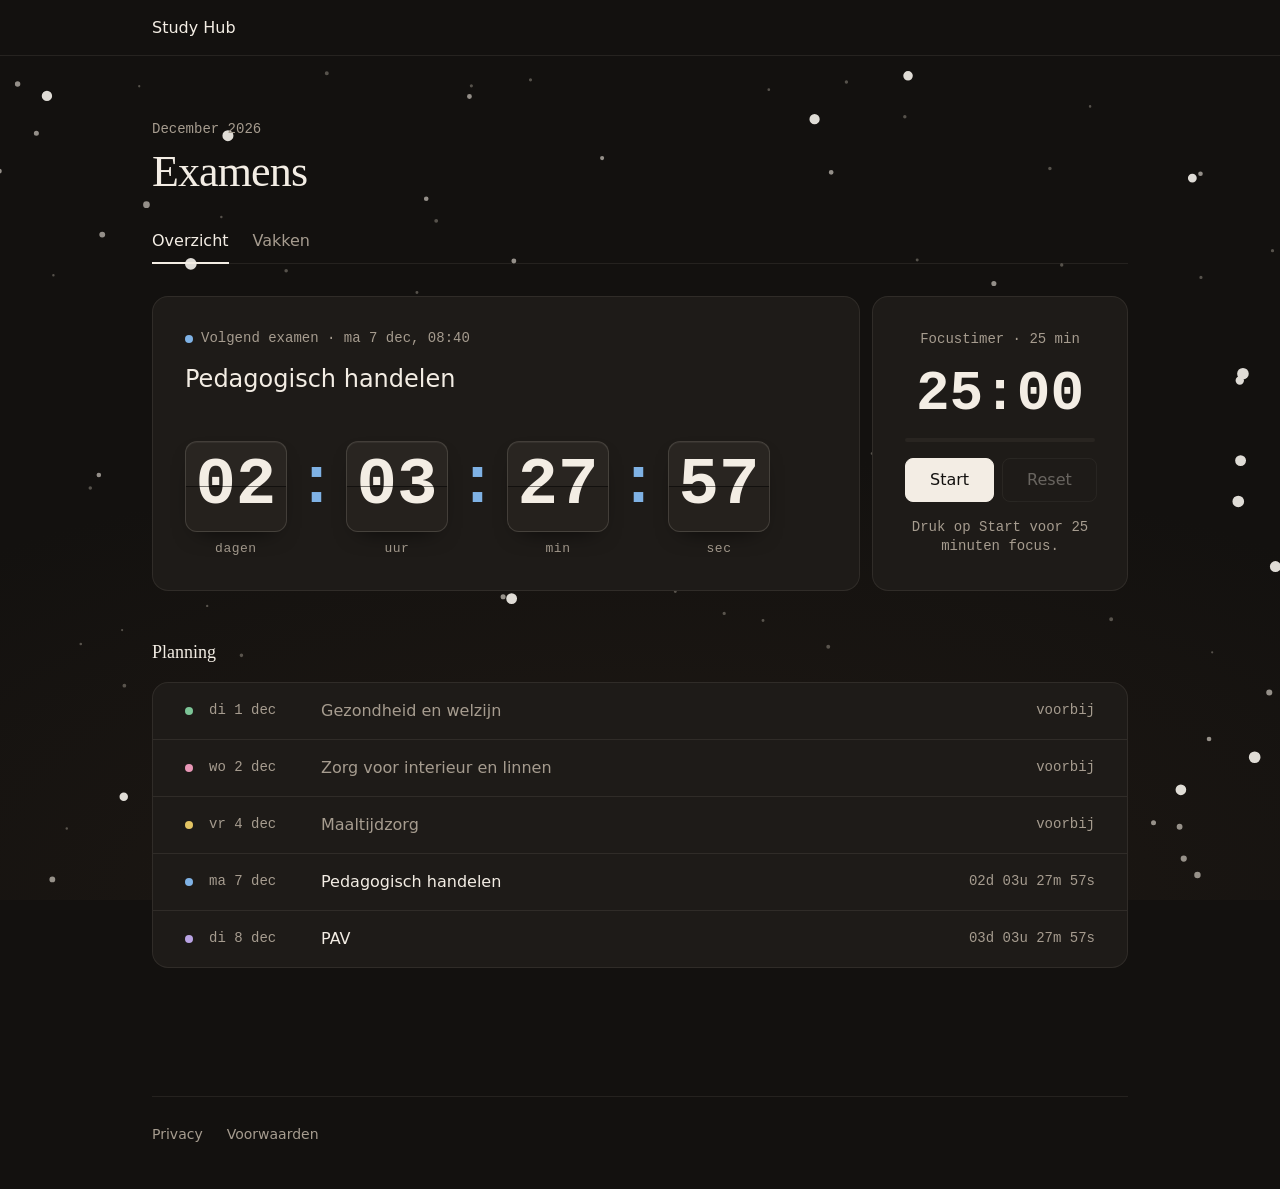
<file: index.html>
<!doctype html>
<html lang="nl">
<head>
<meta charset="utf-8">
<meta name="viewport" content="width=device-width, initial-scale=1">
<title>Study Hub</title>
<meta name="description" content="Examenplanning en flashcards voor de examens van december">
<link rel="icon" href="data:,">
<link rel="stylesheet" href="style.css">
</head>
<body>
<canvas id="snow" aria-hidden="true"></canvas>
<header class="bar"><span class="brand">Study Hub</span></header>
<main>
  <header>
    <p class="meta">December 2026</p>
    <h1>Examens</h1>
  </header>

  <div class="tabs" role="tablist" aria-label="Weergave">
    <button role="tab" id="tab-overzicht" aria-selected="true" aria-controls="overzicht">Overzicht</button>
    <button role="tab" id="tab-vakken" aria-selected="false" aria-controls="vakken" tabindex="-1">Vakken</button>
  </div>

  <div role="tabpanel" id="overzicht" aria-labelledby="tab-overzicht">
    <div class="top">
      <section class="next green" id="next" aria-labelledby="next-name">
        <p class="meta"><span class="dot"></span><span>Volgend examen · <span id="next-date">di 1 dec, 08:40</span></span></p>
        <a class="next-name" id="next-name" href="gezondheid.html">Gezondheid en welzijn</a>
        <div class="count" role="timer">
          <div><span class="n">00</span><small>dagen</small></div>
          <span class="sep" aria-hidden="true">:</span>
          <div><span class="n">00</span><small>uur</small></div>
          <span class="sep" aria-hidden="true">:</span>
          <div><span class="n">00</span><small>min</small></div>
          <span class="sep" aria-hidden="true">:</span>
          <div><span class="n">00</span><small>sec</small></div>
        </div>
      </section>
      <section class="timer" aria-labelledby="timer">
        <p class="meta" id="timer">Focustimer · 25 min</p>
        <p class="clock" id="clock" role="timer" aria-label="Resterende tijd">25:00</p>
        <div class="timer-track" aria-hidden="true"><span id="timer-fill"></span></div>
        <div class="timer-btns">
          <button class="btn primary" id="timer-toggle" type="button">Start</button>
          <button class="btn ghost" id="timer-reset" type="button" disabled>Reset</button>
        </div>
        <p class="meta timer-status" id="timer-status" aria-live="polite">Druk op Start voor 25 minuten focus.</p>
      </section>
    </div>

    <section aria-labelledby="planning">
      <h2 id="planning">Planning</h2>
      <ol class="exams">
        <li class="green" data-date="2026-12-01T08:40+01:00"><a href="gezondheid.html"><span class="dot"></span><time class="meta" datetime="2026-12-01T08:40+01:00">di 1 dec</time><span class="name">Gezondheid en welzijn</span><span class="meta left" aria-hidden="true"></span></a></li>
        <li class="pink" data-date="2026-12-02T08:40+01:00"><a href="interieur.html"><span class="dot"></span><time class="meta" datetime="2026-12-02T08:40+01:00">wo 2 dec</time><span class="name">Zorg voor interieur en linnen</span><span class="meta left" aria-hidden="true"></span></a></li>
        <li class="yellow" data-date="2026-12-04T08:40+01:00"><a href="maaltijdzorg.html"><span class="dot"></span><time class="meta" datetime="2026-12-04T08:40+01:00">vr 4 dec</time><span class="name">Maaltijdzorg</span><span class="meta left" aria-hidden="true"></span></a></li>
        <li class="blue" data-date="2026-12-07T08:40+01:00"><a href="pedagogisch.html"><span class="dot"></span><time class="meta" datetime="2026-12-07T08:40+01:00">ma 7 dec</time><span class="name">Pedagogisch handelen</span><span class="meta left" aria-hidden="true"></span></a></li>
        <li class="purple" data-date="2026-12-08T08:40+01:00"><a href="pav.html"><span class="dot"></span><time class="meta" datetime="2026-12-08T08:40+01:00">di 8 dec</time><span class="name">PAV</span><span class="meta left" aria-hidden="true"></span></a></li>
      </ol>
    </section>
  </div>

  <div role="tabpanel" id="vakken" aria-labelledby="tab-vakken" hidden>
    <ul class="subjects">
      <li class="green"><a href="gezondheid.html"><span class="dot"></span><span>Gezondheid en welzijn</span><span class="meta">31 kaarten</span></a></li>
      <li class="pink"><a href="interieur.html"><span class="dot"></span><span>Zorg voor interieur en linnen</span><span class="meta">17 kaarten</span></a></li>
      <li class="yellow"><a href="maaltijdzorg.html"><span class="dot"></span><span>Maaltijdzorg</span><span class="meta">18 kaarten</span></a></li>
      <li class="blue"><a href="pedagogisch.html"><span class="dot"></span><span>Pedagogisch handelen</span><span class="meta">17 kaarten</span></a></li>
      <li class="cyan"><a href="wiskunde-wetenschappen.html"><span class="dot"></span><span>Wiskunde & Wetenschappen</span><span class="meta">20 kaarten</span></a></li>
      <li class="orange"><a href="nederlands.html"><span class="dot"></span><span>Nederlands</span><span class="meta">23 kaarten</span></a></li>
      <li class="purple"><a href="pav.html"><span class="dot"></span><span>PAV</span><span class="meta">23 kaarten</span></a></li>
    </ul>
  </div>
</main>
<footer class="foot"><a href="privacy.html">Privacy</a><a href="terms.html">Voorwaarden</a></footer>
<script>
const $ = s => document.querySelector(s);

const calm = matchMedia('(prefers-reduced-motion: reduce)');
const tabs = [...document.querySelectorAll('[role="tab"]')];
const panels = tabs.map(t => document.getElementById(t.getAttribute('aria-controls')));
let swap;
// old panel fades out, then the new one fades in (the fade-in lives in style.css)
const select = tab => {
  const panel = panels[tabs.indexOf(tab)];
  tabs.forEach(t => {
    const on = t === tab;
    t.setAttribute('aria-selected', on);
    t.tabIndex = on ? 0 : -1;
  });
  // fast double taps: cancel a fade that is still running
  clearTimeout(swap);
  panels.forEach(p => p.classList.remove('leaving'));
  const current = panels.find(p => !p.hidden && p !== panel);
  if (!current) return;
  const show = () => {
    current.hidden = true;
    current.classList.remove('leaving');
    panel.hidden = false;
  };
  if (calm.matches) return show();
  current.classList.add('leaving');
  swap = setTimeout(show, 160);
};
tabs.forEach((t, k) => {
  t.addEventListener('click', () => select(t));
  t.addEventListener('keydown', e => {
    const step = { ArrowRight: 1, ArrowLeft: -1 }[e.key];
    if (!step) return;
    const to = tabs[(k + step + tabs.length) % tabs.length];
    select(to);
    to.focus();
  });
});

const pad = n => String(n).padStart(2, '0');
const split = ms => {
  const s = Math.floor(ms / 1000);
  return [Math.floor(s / 86400), Math.floor(s / 3600) % 24, Math.floor(s / 60) % 60, s % 60].map(pad);
};
const exams = [...document.querySelectorAll('.exams li')].map(li => ({ li, at: new Date(li.dataset.date).getTime(), left: li.querySelector('.left') }));
const next = $("#next"), nextName = $('#next-name'), digits = [...next.querySelectorAll('.n')];
let shown, countdown;
const tick = () => {
  const now = Date.now();
  const upcoming = exams.find(e => e.at > now);
  for (const e of exams) {
    const ms = e.at - now;
    const [d, h, m, s] = split(ms);
    e.li.classList.toggle('past', ms <= 0);
    e.left.textContent = ms > 0 ? `${d}d ${h}u ${m}m ${s}s` : 'voorbij';
  }
  next.hidden = !upcoming;
  if (!upcoming) return clearInterval(countdown);
  if (upcoming !== shown) {
    shown = upcoming;
    next.className = `next ${upcoming.li.classList[0]}`;
    nextName.textContent = upcoming.li.querySelector('.name').textContent;
    nextName.href = upcoming.li.querySelector('a').href;
    $('#next-date').textContent = `${upcoming.li.querySelector('time').textContent}, ${upcoming.li.dataset.date.slice(11, 16)}`;
  }
  split(upcoming.at - now).forEach((v, k) => { digits[k].textContent = v; });
};
tick();
countdown = setInterval(tick, 250);

if (!calm.matches) {
  const canvas = $('#snow'), ctx = canvas.getContext('2d');
  let w, h, last;
  const size = () => {
    const r = Math.min(devicePixelRatio, 2);
    w = innerWidth;
    h = innerHeight;
    canvas.width = w * r;
    canvas.height = h * r;
    ctx.setTransform(r, 0, 0, r, 0, 0);
  };
  size();
  addEventListener('resize', size);
  const rand = (a, b) => a + Math.random() * (b - a);
  // far to near: size, speed, sway and opacity grow together, which sells the depth
  const layers = [
    { n: 70, r: [1, 2], v: [.6, 1.1], a: .35, c: '#d4cbbe' },
    { n: 45, r: [2, 3.5], v: [1.2, 2], a: .6, c: '#ece5da' },
    { n: 20, r: [4, 6], v: [2.2, 3.2], a: .9, c: '#f7f3ed' }
  ].map(l => ({
    ...l,
    flakes: Array.from({ length: Math.round(l.n * (w < 768 ? .55 : 1)) }, () => ({
      x: rand(0, w), y: rand(0, h), r: rand(...l.r), vy: rand(...l.v), vx: rand(-.3, .3),
      p: rand(0, 6.28), s: rand(.01, .03), sway: rand(1, 2) * l.r[1]
    }))
  }));
  const fall = t => {
    // speed in px per 60Hz frame, so 120Hz screens don't snow twice as fast
    const dt = last ? Math.min((t - last) / 16.7, 3) : 1;
    last = t;
    ctx.clearRect(0, 0, w, h);
    for (const l of layers) {
      ctx.globalAlpha = l.a;
      ctx.fillStyle = l.c;
      ctx.beginPath();
      for (const f of l.flakes) {
        f.y += f.vy * dt;
        f.x += f.vx * dt;
        f.p += f.s * dt;
        if (f.y > h + 8) {
          f.y = -8;
          f.x = rand(0, w);
        }
        if (f.x < -12) f.x = w + 12;
        else if (f.x > w + 12) f.x = -12;
        const x = f.x + Math.sin(f.p) * f.sway;
        ctx.moveTo(x + f.r, f.y);
        ctx.arc(x, f.y, f.r, 0, 6.283);
      }
      ctx.fill();
    }
    requestAnimationFrame(fall);
  };
  requestAnimationFrame(fall);
}
</script>
<script src="timer.js"></script>
</body>
</html>
</file>
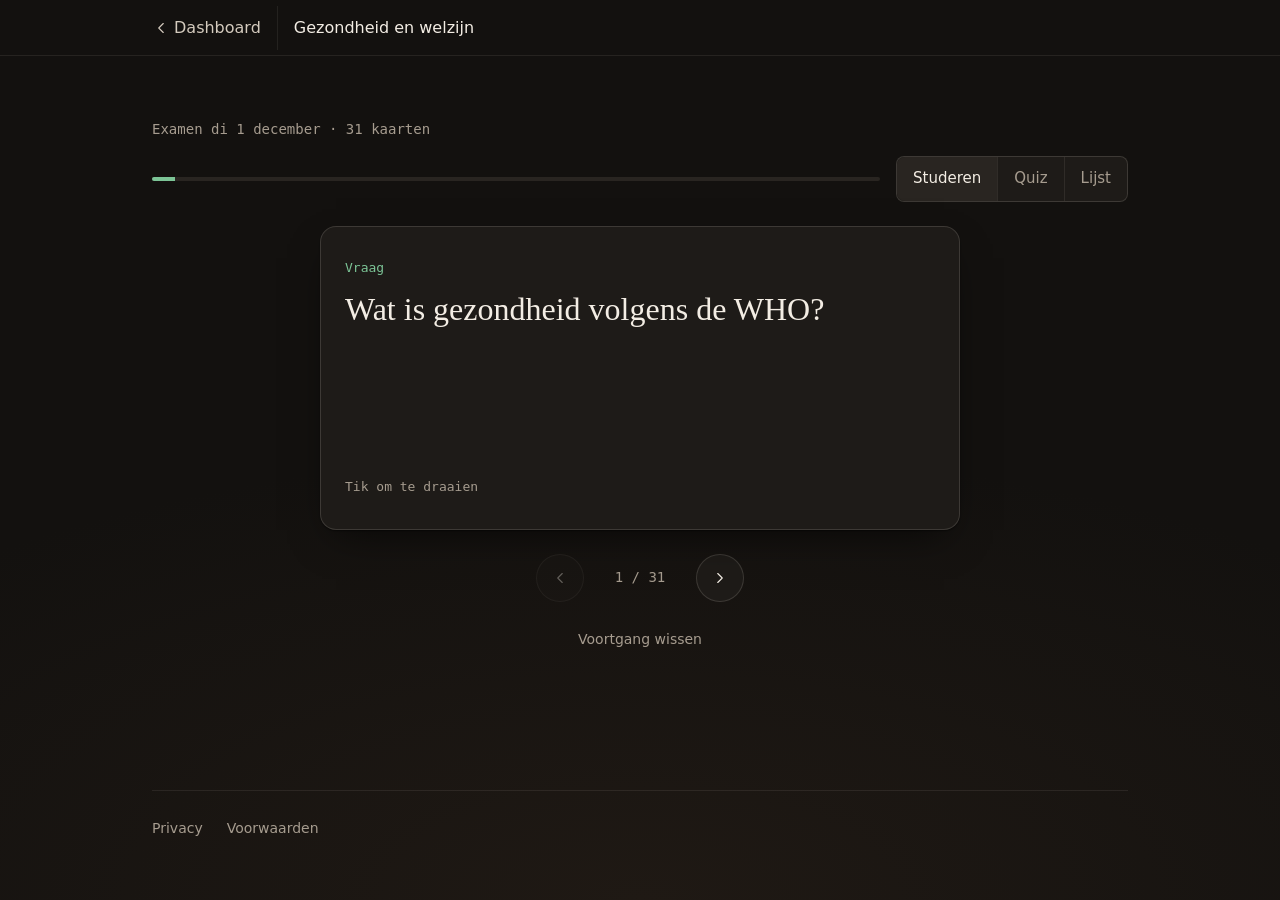
<file: gezondheid.html>
<!doctype html>
<html lang="nl">
<head>
<meta charset="utf-8">
<meta name="viewport" content="width=device-width, initial-scale=1">
<title>Gezondheid en welzijn · Study Hub</title>
<meta name="description" content="Flashcards Gezondheid en welzijn">
<link rel="icon" href="data:,">
<link rel="stylesheet" href="style.css">
</head>
<body class="green">
<header class="bar">
  <a class="back" href="index.html"><svg viewBox="0 0 24 24" aria-hidden="true"><path d="m15 18-6-6 6-6"/></svg>Dashboard</a>
  <h1>Gezondheid en welzijn</h1>
</header>
<main>
  <p class="meta">Examen di 1 december · 31 kaarten</p>
  <div class="tools">
    <progress id="bar" aria-label="Voortgang"></progress>
    <fieldset class="modes" aria-label="Modus">
      <label><input type="radio" name="mode" value="study" checked>Studeren</label>
      <label><input type="radio" name="mode" value="quiz">Quiz</label>
      <label><input type="radio" name="mode" value="list">Lijst</label>
    </fieldset>
  </div>
  <ol class="deck">
    <li><button class="card" aria-pressed="false"><span class="q">Wat is gezondheid volgens de WHO?</span><span class="a">Een toestand van volledig lichamelijk, geestelijk en sociaal welbevinden, niet alleen de afwezigheid van ziekte of gebrek.</span></button></li>
    <li><button class="card" aria-pressed="false"><span class="q">Wat is het verschil tussen gezond en ziek zijn?</span><span class="a">Het is geen aan/uit-knop maar een glijdende schaal. Ziek zijn is een verstoring van het lichamelijk, psychisch of sociaal evenwicht. Je kan je gezond voelen met een chronische ziekte.</span></button></li>
    <li><button class="card" aria-pressed="false"><span class="q">Welke factoren bepalen je gezondheid?</span><span class="a">Erfelijkheid, levensstijl (voeding, beweging, slaap, roken), omgeving (fysiek en sociaal) en toegang tot gezondheidszorg.</span></button></li>
    <li><button class="card" aria-pressed="false"><span class="q">Wat is een duurzame levensstijl?</span><span class="a">Leven op een manier die goed is voor je eigen gezondheid en tegelijk de aarde en toekomstige generaties niet schaadt.</span></button></li>
    <li><button class="card" aria-pressed="false"><span class="q">Geef vijf voorbeelden van duurzame keuzes</span><span class="a">Fietsen of wandelen, kraantjeswater drinken, seizoens- en streekproducten kopen, minder vlees eten, restjes verwerken, afval sorteren.</span></button></li>
    <li><button class="card" aria-pressed="false"><span class="q">Wat zijn de 6 algemene principes van eerste hulp?</span><span class="a">1. Denk aan je eigen veiligheid<br>2. Blijf kalm<br>3. Stel het slachtoffer gerust<br>4. Laat het slachtoffer niet alleen<br>5. Verplaats het slachtoffer niet onnodig<br>6. Ken je grenzen en vraag tijdig hulp</span></button></li>
    <li><button class="card" aria-pressed="false"><span class="q">Wat zijn de 4 stappen van eerste hulp?</span><span class="a">1. Zorg voor veiligheid<br>2. Beoordeel de toestand van het slachtoffer<br>3. Verwittig de hulpdiensten (112)<br>4. Verleen verdere eerste hulp</span></button></li>
    <li><button class="card" aria-pressed="false"><span class="q">Hoe verzorg je een kleine snijwonde?</span><span class="a">Handen wassen of handschoenen aan, de wonde spoelen met lauw stromend water, ontsmetten met een kleurloos ontsmettingsmiddel, afdekken met een pleister of steriel kompres.</span></button></li>
    <li><button class="card" aria-pressed="false"><span class="q">Wanneer moet een wonde naar de dokter?</span><span class="a">Als ze diep of gapend is, blijft bloeden, vuil bevat dat niet weggaat, een bijtwonde is, in het gezicht zit of als de tetanusvaccinatie niet in orde is.</span></button></li>
    <li><button class="card" aria-pressed="false"><span class="q">Wat doe je bij een sterk bloedende wonde?</span><span class="a">Laat het slachtoffer liggen, druk met een steriel kompres rechtstreeks op de wonde, leg een drukverband aan en bel 112.</span></button></li>
    <li><button class="card" aria-pressed="false"><span class="q">Wat is de eerste hulp bij een brandwonde?</span><span class="a">Minstens 10 minuten koelen met lauw stromend water. Kleding en juwelen verwijderen tenzij ze vastkleven. Steriel afdekken. Geen zalf, boter of ijs.</span></button></li>
    <li><button class="card" aria-pressed="false"><span class="q">Hoe herken je de drie graden van brandwonden?</span><span class="a">1e graad: rood en pijnlijk (zoals zonnebrand)<br>2e graad: blaren<br>3e graad: wit of zwart, gevoelloos</span></button></li>
    <li><button class="card" aria-pressed="false"><span class="q">Wanneer moet een brandwonde naar de dokter?</span><span class="a">Bij 2e of 3e graad groter dan een handpalm, brandwonden in het gezicht, aan handen, voeten of geslachtsdelen, en altijd bij jonge kinderen.</span></button></li>
    <li><button class="card" aria-pressed="false"><span class="q">Welke weg legt voedsel af in het lichaam?</span><span class="a">Mond → keelholte → slokdarm → maag → dunne darm → dikke darm → endeldarm → anus.</span></button></li>
    <li><button class="card" aria-pressed="false"><span class="q">Wat gebeurt er in de mond en de maag?</span><span class="a">Mond: kauwen en speeksel, de vertering van zetmeel start. Maag: maagsap met zoutzuur doodt bacteriën en start de eiwitvertering, het voedsel wordt een brij.</span></button></li>
    <li><button class="card" aria-pressed="false"><span class="q">Wat gebeurt er in de dunne en de dikke darm?</span><span class="a">Dunne darm: verdere vertering met gal en alvleessap, voedingsstoffen gaan via de darmvlokken naar het bloed. Dikke darm: water en zouten worden opgenomen, de resten worden ontlasting.</span></button></li>
    <li><button class="card" aria-pressed="false"><span class="q">Wat is de energiebalans?</span><span class="a">Het evenwicht tussen energie-inname (voeding) en energieverbruik (basisstofwisseling en beweging). Meer inname dan verbruik geeft gewichtstoename, minder geeft gewichtsverlies.</span></button></li>
    <li><button class="card" aria-pressed="false"><span class="q">In welke eenheid druk je energie uit?</span><span class="a">In kilocalorieën (kcal) of kilojoule (kJ). 1 kcal ≈ 4,2 kJ.</span></button></li>
    <li><button class="card" aria-pressed="false"><span class="q">Wat is de definitie van gezondheid?</span><span class="a">Een evenwichtige toestand van lichamelijk, geestelijk, sociaal en spiritueel welzijn.</span></button></li>
    <li><button class="card" aria-pressed="false"><span class="q">Wat zijn de 4 dimensies van gezondheid?</span><span class="a">Lichamelijk, Geestelijk, Sociaal en Spiritueel.</span></button></li>
    <li><button class="card" aria-pressed="false"><span class="q">Wat is ziekte volgens de definitie uit 1984?</span><span class="a">Een toestand die het evenwicht op één (of meerdere) dimensies doorbreekt.</span></button></li>
    <li><button class="card" aria-pressed="false"><span class="q">Wat is Welzijn?</span><span class="a">Materiële en immateriële tevredenheid. (Inkomen, bezittingen, vriendschap, liefde).</span></button></li>
    <li><button class="card" aria-pressed="false"><span class="q">Wat is Welbevinden?</span><span class="a">Een algemeen gevoel van tevredenheid over de toestand waarin je verkeert. (Je voelt je goed/tevreden).</span></button></li>
    <li><button class="card" aria-pressed="false"><span class="q">Wat is Welvaart?</span><span class="a">Naar de mate waarin mensen middelen ter beschikking hebben om in hun welzijn te voorzien (vooral materieel).</span></button></li>
    <li><button class="card" aria-pressed="false"><span class="q">Wat zijn Gezondheidsdeterminanten (Model van Lalonde)?</span><span class="a">Factoren die de gezondheid beïnvloeden: Biologische factoren, Gezondheidsvoorzieningen, Levensstijl, en Omgeving.</span></button></li>
    <li><button class="card" aria-pressed="false"><span class="q">Wat is het verschil tussen curatieve en preventieve zorg (bij Gezondheidsvoorzieningen)?</span><span class="a">Curatief is gericht op herstel van de ziekte; Preventief is gericht op het voorkomen van ziekten.</span></button></li>
    <li><button class="card" aria-pressed="false"><span class="q">Wat zijn de 3 niveaus van preventie?</span><span class="a">1. Primaire preventie (voorkomen), 2. Secundaire preventie (vroegtijdige opsporing), 3. Tertiaire preventie (beperken van gevolgen/complicaties).</span></button></li>
    <li><button class="card" aria-pressed="false"><span class="q">Wat zijn de 3 onderdelen van het Gedragswiel?</span><span class="a">Competenties (kennis/vaardigheden), Driftveren (motivatie/willen), Context (omgeving).</span></button></li>
    <li><button class="card" aria-pressed="false"><span class="q">Wat zijn de 6 basisprincipes van EHBO?</span><span class="a">1. Handel als eerstehulpverlener, 2. Blijf rustig, 3. Verleen psychosociale hulp, 4. Vermijd besmetting, 5. Zorg voor comfort, 6. Houd rekening met emotionele reacties.</span></button></li>
    <li><button class="card" aria-pressed="false"><span class="q">Hoe vermijd je besmetting bij EHBO?</span><span class="a">Door handschoenen te dragen, je handen te wassen, en voorzichtig te zijn met bloed en lichaamsvochten.</span></button></li>
    <li><button class="card" aria-pressed="false"><span class="q">Wat is een duurzame levensstijl?</span><span class="a">Zuinig omspringen met energie en grondstoffen, minder afval produceren, en milieuvriendelijk afvalbeheer (volgens de Ladder van Lansink).</span></button></li>
  </ol>
  <button class="btn" id="show">Toon antwoord</button>
  <div class="controls">
    <button class="round" id="prev" aria-label="Vorige kaart"><svg viewBox="0 0 24 24" aria-hidden="true"><path d="m15 18-6-6 6-6"/></svg></button>
    <span class="meta" id="count" aria-live="polite"></span>
    <button class="round" id="next" aria-label="Volgende kaart"><svg viewBox="0 0 24 24" aria-hidden="true"><path d="m9 18 6-6-6-6"/></svg></button>
  </div>
  <button class="link-btn" id="reset">Voortgang wissen</button>
</main>
<footer class="foot"><a href="privacy.html">Privacy</a><a href="terms.html">Voorwaarden</a></footer>
<script src="cards.js"></script>
<script src="timer.js"></script>
</body>
</html>
</file>
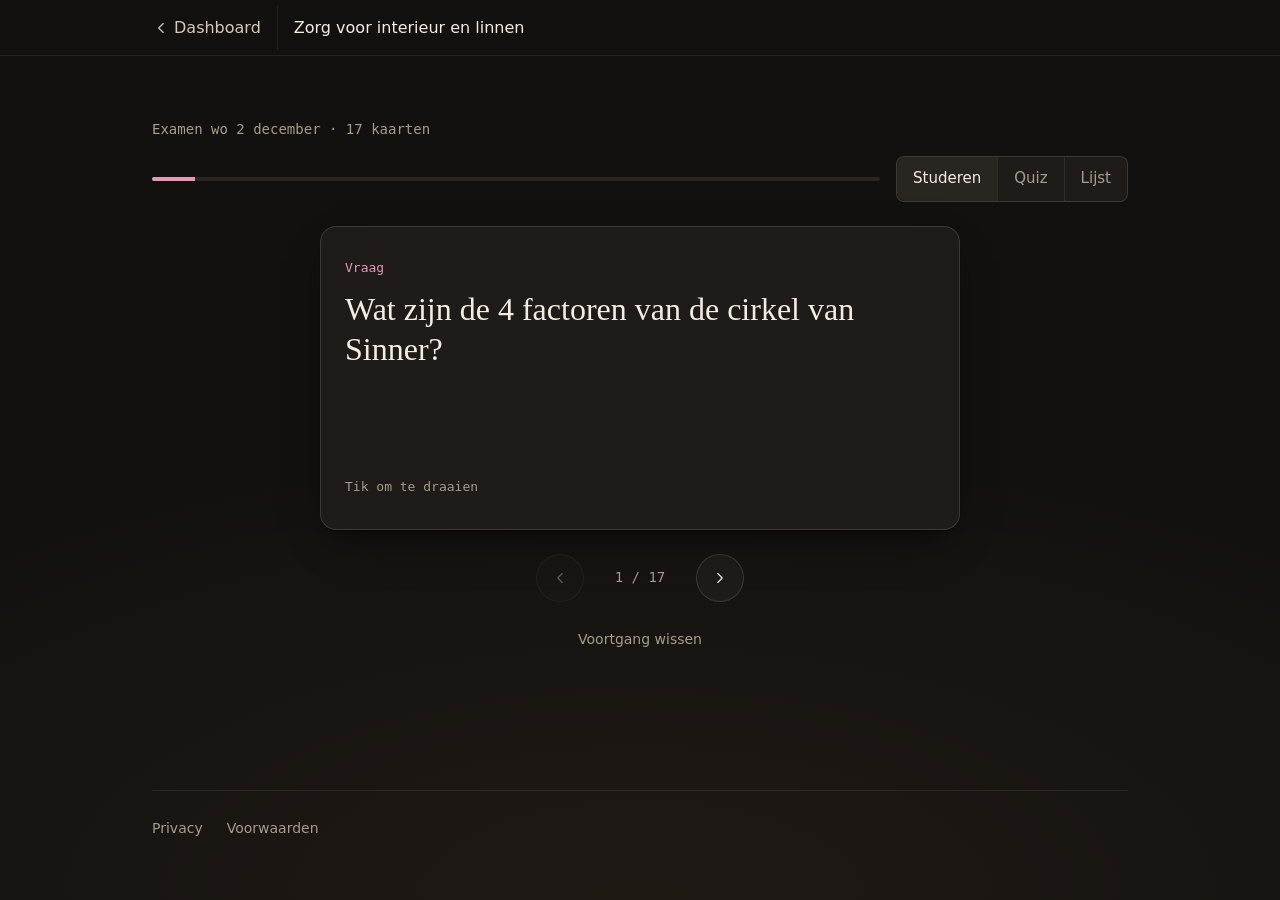
<file: interieur.html>
<!doctype html>
<html lang="nl">
<head>
<meta charset="utf-8">
<meta name="viewport" content="width=device-width, initial-scale=1">
<title>Zorg voor interieur en linnen · Study Hub</title>
<meta name="description" content="Flashcards Zorg voor interieur en linnen">
<link rel="icon" href="data:,">
<link rel="stylesheet" href="style.css">
</head>
<body class="pink">
<header class="bar">
  <a class="back" href="index.html"><svg viewBox="0 0 24 24" aria-hidden="true"><path d="m15 18-6-6 6-6"/></svg>Dashboard</a>
  <h1>Zorg voor interieur en linnen</h1>
</header>
<main>
  <p class="meta">Examen wo 2 december · 17 kaarten</p>
  <div class="tools">
    <progress id="bar" aria-label="Voortgang"></progress>
    <fieldset class="modes" aria-label="Modus">
      <label><input type="radio" name="mode" value="study" checked>Studeren</label>
      <label><input type="radio" name="mode" value="quiz">Quiz</label>
      <label><input type="radio" name="mode" value="list">Lijst</label>
    </fieldset>
  </div>
  <ol class="deck">
    <li><button class="card" aria-pressed="false"><span class="q">Wat zijn de 4 factoren van de cirkel van Sinner?</span><span class="a">Chemie (het product), mechanische actie (wrijven, schrobben), temperatuur en tijd.</span></button></li>
    <li><button class="card" aria-pressed="false"><span class="q">Wat is de regel van de cirkel van Sinner?</span><span class="a">Samen vormen de vier factoren altijd 100%. Wordt één factor kleiner, dan moeten de andere groter worden. Bijvoorbeeld: lagere temperatuur vraagt meer tijd of een sterker product.</span></button></li>
    <li><button class="card" aria-pressed="false"><span class="q">Welke schoonmaaktechnieken ken je?</span><span class="a">Droog: stof afnemen, vegen, stofzuigen.<br>Vochtig: met een vochtige doek of mop.<br>Nat: dweilen, schrobben, afwassen.</span></button></li>
    <li><button class="card" aria-pressed="false"><span class="q">In welke volgorde maak je een ruimte schoon?</span><span class="a">Van boven naar onder, van proper naar vuil, en van achter in de ruimte naar de deur toe.</span></button></li>
    <li><button class="card" aria-pressed="false"><span class="q">Waarom werk je met kleurcodes voor doeken?</span><span class="a">Elke zone krijgt een eigen kleur (bv. rood voor het toilet), zo verspreid je geen bacteriën van vuile naar propere zones.</span></button></li>
    <li><button class="card" aria-pressed="false"><span class="q">Waarom ventileer je een klaslokaal?</span><span class="a">Om CO₂, vocht en virussen af te voeren. Frisse lucht verbetert de concentratie en verkleint de kans op besmetting.</span></button></li>
    <li><button class="card" aria-pressed="false"><span class="q">Hoe ventileer je een klas goed?</span><span class="a">Ramen en deuren tegenover elkaar openzetten (dwarsventilatie), zeker tijdens pauzes. Richtwaarde CO₂-meter: onder 900 ppm is goed, boven 1200 ppm moet je verluchten.</span></button></li>
    <li><button class="card" aria-pressed="false"><span class="q">Wat betekenen de 5 basissymbolen op een wasetiket?</span><span class="a">Wastobbe: wassen<br>Driehoek: bleken<br>Vierkant: drogen (cirkel erin: droogkast)<br>Strijkijzer: strijken<br>Cirkel: professioneel reinigen<br>Een kruis erdoor betekent: niet doen.</span></button></li>
    <li><button class="card" aria-pressed="false"><span class="q">Wat betekenen de punten in het strijkijzer?</span><span class="a">1 punt: laag, ca. 110 °C (synthetisch)<br>2 punten: middel, ca. 150 °C (wol, zijde)<br>3 punten: hoog, ca. 200 °C (katoen, linnen)</span></button></li>
    <li><button class="card" aria-pressed="false"><span class="q">Wat zijn de stappen van het wasproces?</span><span class="a">Sorteren (kleur, stof, temperatuur), zakken leegmaken, vlekken voorbehandelen, wassen, spoelen, centrifugeren, drogen, strijken en plooien.</span></button></li>
    <li><button class="card" aria-pressed="false"><span class="q">Welke soorten wasmiddelen ken je?</span><span class="a">Universeel wasmiddel (witte was, bevat bleekmiddel), kleurwasmiddel (zonder bleekmiddel), fijnwasmiddel (wol en zijde) en wasverzachter.</span></button></li>
    <li><button class="card" aria-pressed="false"><span class="q">Hoe werkt een wasmiddel?</span><span class="a">Oppervlakteactieve stoffen maken het vuil los van de vezel en houden het in het water. Enzymen breken vlekken van eiwit, vet of zetmeel af.</span></button></li>
    <li><button class="card" aria-pressed="false"><span class="q">Wat is de invloed van hard water op de was?</span><span class="a">Kalk vermindert de werking van het wasmiddel en zet zich af in de machine. Je doseert hoger of gebruikt een ontharder.</span></button></li>
    <li><button class="card" aria-pressed="false"><span class="q">Hoe was je zuinig?</span><span class="a">Volle trommel, lage temperatuur (30–40 °C), eco-programma, juiste dosis wasmiddel, geen voorwas als het niet nodig is, drogen aan de lijn in plaats van in de droogkast.</span></button></li>
    <li><button class="card" aria-pressed="false"><span class="q">Welke soorten ovens ken je?</span><span class="a">Klassieke oven (boven- en onderwarmte), heteluchtoven (ventilator, ca. 20 °C lager instellen), microgolfoven (laat watermoleculen trillen) en combi-oven.</span></button></li>
    <li><button class="card" aria-pressed="false"><span class="q">Hoe reinig je een oven?</span><span class="a">Pyrolyse: de oven verbrandt het vuil tot as op ca. 500 °C. Katalyse: speciale wanden breken vet af tijdens het bakken. Manueel: afgekoeld, stekker uit, met soda of een ovenreiniger.</span></button></li>
    <li><button class="card" aria-pressed="false"><span class="q">Hoe gebruik je een oven zuinig?</span><span class="a">Alleen voorverwarmen als het recept het vraagt, de deur dicht houden, hetelucht gebruiken en de restwarmte benutten door de oven iets vroeger uit te zetten.</span></button></li>
  </ol>
  <button class="btn" id="show">Toon antwoord</button>
  <div class="controls">
    <button class="round" id="prev" aria-label="Vorige kaart"><svg viewBox="0 0 24 24" aria-hidden="true"><path d="m15 18-6-6 6-6"/></svg></button>
    <span class="meta" id="count" aria-live="polite"></span>
    <button class="round" id="next" aria-label="Volgende kaart"><svg viewBox="0 0 24 24" aria-hidden="true"><path d="m9 18 6-6-6-6"/></svg></button>
  </div>
  <button class="link-btn" id="reset">Voortgang wissen</button>
</main>
<footer class="foot"><a href="privacy.html">Privacy</a><a href="terms.html">Voorwaarden</a></footer>
<script src="cards.js"></script>
<script src="timer.js"></script>
</body>
</html>
</file>
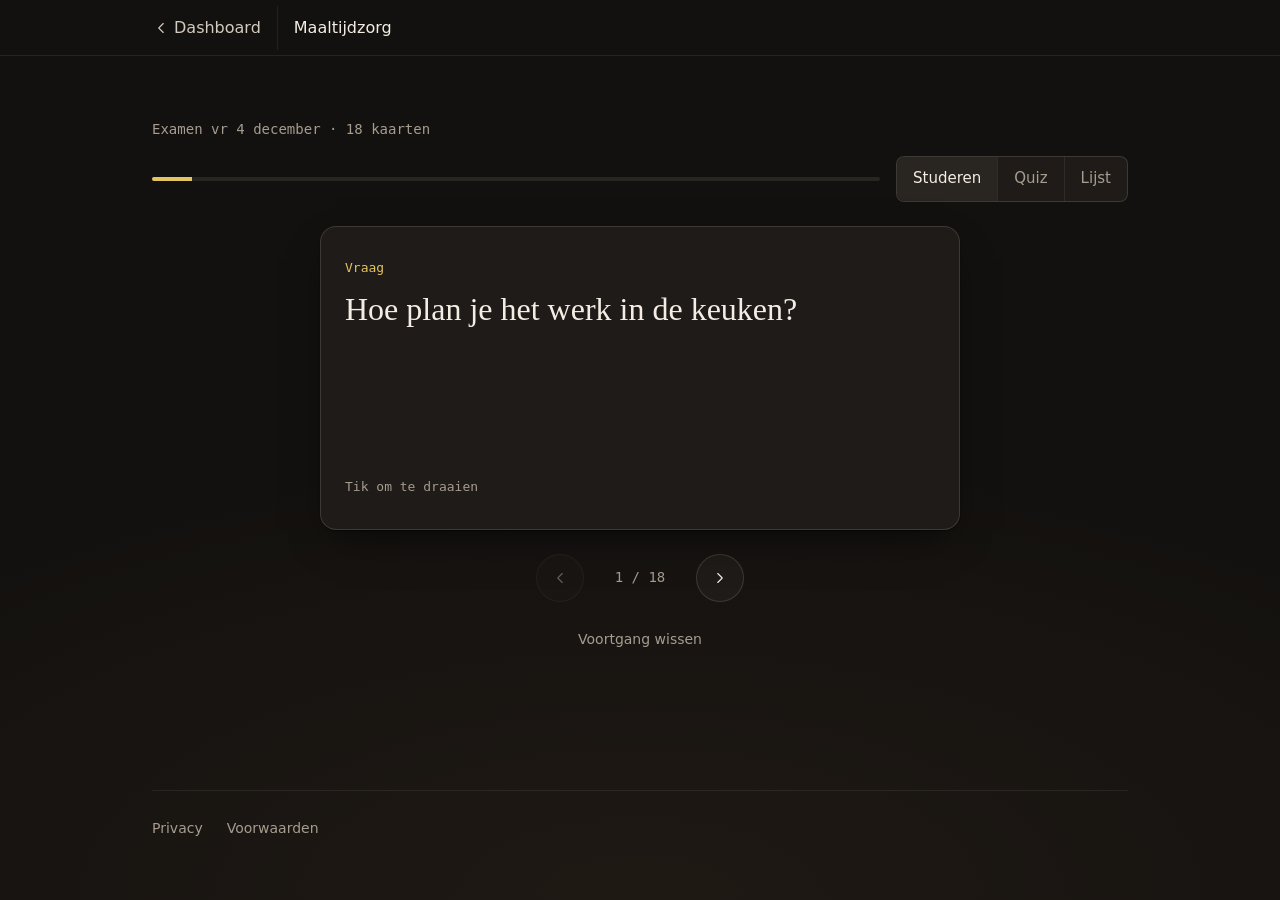
<file: maaltijdzorg.html>
<!doctype html>
<html lang="nl">
<head>
<meta charset="utf-8">
<meta name="viewport" content="width=device-width, initial-scale=1">
<title>Maaltijdzorg · Study Hub</title>
<meta name="description" content="Flashcards Maaltijdzorg">
<link rel="icon" href="data:,">
<link rel="stylesheet" href="style.css">
</head>
<body class="yellow">
<header class="bar">
  <a class="back" href="index.html"><svg viewBox="0 0 24 24" aria-hidden="true"><path d="m15 18-6-6 6-6"/></svg>Dashboard</a>
  <h1>Maaltijdzorg</h1>
</header>
<main>
  <p class="meta">Examen vr 4 december · 18 kaarten</p>
  <div class="tools">
    <progress id="bar" aria-label="Voortgang"></progress>
    <fieldset class="modes" aria-label="Modus">
      <label><input type="radio" name="mode" value="study" checked>Studeren</label>
      <label><input type="radio" name="mode" value="quiz">Quiz</label>
      <label><input type="radio" name="mode" value="list">Lijst</label>
    </fieldset>
  </div>
  <ol class="deck">
    <li><button class="card" aria-pressed="false"><span class="q">Hoe plan je het werk in de keuken?</span><span class="a">Recept lezen, een werkplan met tijdsschema maken, taken verdelen, mise-en-place doen en tussendoor opruimen.</span></button></li>
    <li><button class="card" aria-pressed="false"><span class="q">Wat is mise-en-place?</span><span class="a">Alle ingrediënten en materiaal klaarzetten en voorbereiden voor je begint te koken.</span></button></li>
    <li><button class="card" aria-pressed="false"><span class="q">Noem vijf veiligheidsregels in de keuken</span><span class="a">Pannenstelen naar binnen, messen met de punt naar beneden dragen, ovenwanten gebruiken, elektrische toestellen met droge handen bedienen, gemorst vocht meteen opkuisen.</span></button></li>
    <li><button class="card" aria-pressed="false"><span class="q">Wat doe je bij een vetbrand?</span><span class="a">Nooit water gebruiken. Vuur uitzetten en de pan afdekken met een deksel of blusdeken.</span></button></li>
    <li><button class="card" aria-pressed="false"><span class="q">Welke regels gelden voor persoonlijke hygiëne?</span><span class="a">Handen wassen, haar samenbinden, propere schort, juwelen uit, wondjes afdekken, niet koken als je ziek bent.</span></button></li>
    <li><button class="card" aria-pressed="false"><span class="q">Wat is kruisbesmetting en hoe voorkom je het?</span><span class="a">Bacteriën gaan over van rauw naar bereid voedsel. Gebruik aparte snijplanken en messen, was je handen tussendoor en bewaar rauw vlees onderaan in de koelkast.</span></button></li>
    <li><button class="card" aria-pressed="false"><span class="q">Welke temperaturen zijn belangrijk voor voedselveiligheid?</span><span class="a">Koelkast 4 °C of lager, diepvries −18 °C, warm houden boven 60 °C. Daartussen groeien bacteriën snel.</span></button></li>
    <li><button class="card" aria-pressed="false"><span class="q">Wat is het FIFO-principe?</span><span class="a">First in, first out: wat het eerst gekocht is, gebruik je eerst. Nieuwe voorraad zet je achteraan.</span></button></li>
    <li><button class="card" aria-pressed="false"><span class="q">Wat is het verschil tussen THT en TGT?</span><span class="a">THT (ten minste houdbaar tot) gaat over kwaliteit, daarna vaak nog eetbaar: kijk, ruik, proef. TGT (te gebruiken tot) gaat over veiligheid, daarna niet meer eten.</span></button></li>
    <li><button class="card" aria-pressed="false"><span class="q">Hoe beperk je afval in de keuken?</span><span class="a">Plannen met een boodschappenlijst, juiste porties, restjes hergebruiken, THT en TGT correct lezen, afval sorteren in PMD, papier, glas, GFT en restafval.</span></button></li>
    <li><button class="card" aria-pressed="false"><span class="q">Wat is ergonomisch werken in de keuken?</span><span class="a">Werkblad op de juiste hoogte, rechte rug, tillen vanuit de knieën, veelgebruikte spullen binnen handbereik, en een logische werkdriehoek tussen koelkast, spoelbak en kookplaat.</span></button></li>
    <li><button class="card" aria-pressed="false"><span class="q">Hoe is de voedingsdriehoek opgebouwd?</span><span class="a">Een omgekeerde driehoek. Bovenaan (groen) eet je het meest: water, groenten, fruit, volle granen, peulvruchten, noten. In het midden (oranje) matig: zuivel, vis, gevogelte, eieren. Onderaan (rood) beperken: rood en bewerkt vlees. Snoep, frisdrank en alcohol staan buiten de driehoek.</span></button></li>
    <li><button class="card" aria-pressed="false"><span class="q">Wat zijn de principes van evenwichtig eten?</span><span class="a">Gevarieerd, met mate, meer plantaardig dan dierlijk, voldoende water (ca. 1,5 liter per dag) en regelmatige maaltijden.</span></button></li>
    <li><button class="card" aria-pressed="false"><span class="q">Wat zijn de 6 groepen voedingsstoffen?</span><span class="a">Eiwitten, koolhydraten, vetten (leveren energie), vitaminen, mineralen en water (leveren geen energie). Daarnaast zijn vezels belangrijk.</span></button></li>
    <li><button class="card" aria-pressed="false"><span class="q">Wat is de functie van eiwitten, koolhydraten en vetten?</span><span class="a">Eiwitten: bouwen en herstellen. Koolhydraten: snelle energie. Vetten: reserve-energie, warmte en transport van de vitaminen A, D, E en K.</span></button></li>
    <li><button class="card" aria-pressed="false"><span class="q">Wat staat verplicht op een voedingsetiket?</span><span class="a">Productnaam, ingrediënten in dalende volgorde van gewicht, allergenen in het vet, nettohoeveelheid, houdbaarheidsdatum, voedingswaarde per 100 g, bewaaradvies en producent.</span></button></li>
    <li><button class="card" aria-pressed="false"><span class="q">Hoe dek je een tafel?</span><span class="a">Vork links, mes rechts met de snijkant naar het bord, soeplepel rechts naast het mes, dessertbestek boven het bord, glas rechtsboven boven het mes, servet links of op het bord.</span></button></li>
    <li><button class="card" aria-pressed="false"><span class="q">Hoe stel je een evenwichtig dagmenu op?</span><span class="a">Drie hoofdmaaltijden en eventueel twee tussendoortjes. Elke maaltijd bevat een graanproduct of aardappelen, groenten of fruit en een eiwitbron. Varieer over de dag en de week.</span></button></li>
  </ol>
  <button class="btn" id="show">Toon antwoord</button>
  <div class="controls">
    <button class="round" id="prev" aria-label="Vorige kaart"><svg viewBox="0 0 24 24" aria-hidden="true"><path d="m15 18-6-6 6-6"/></svg></button>
    <span class="meta" id="count" aria-live="polite"></span>
    <button class="round" id="next" aria-label="Volgende kaart"><svg viewBox="0 0 24 24" aria-hidden="true"><path d="m9 18 6-6-6-6"/></svg></button>
  </div>
  <button class="link-btn" id="reset">Voortgang wissen</button>
</main>
<footer class="foot"><a href="privacy.html">Privacy</a><a href="terms.html">Voorwaarden</a></footer>
<script src="cards.js"></script>
<script src="timer.js"></script>
</body>
</html>
</file>
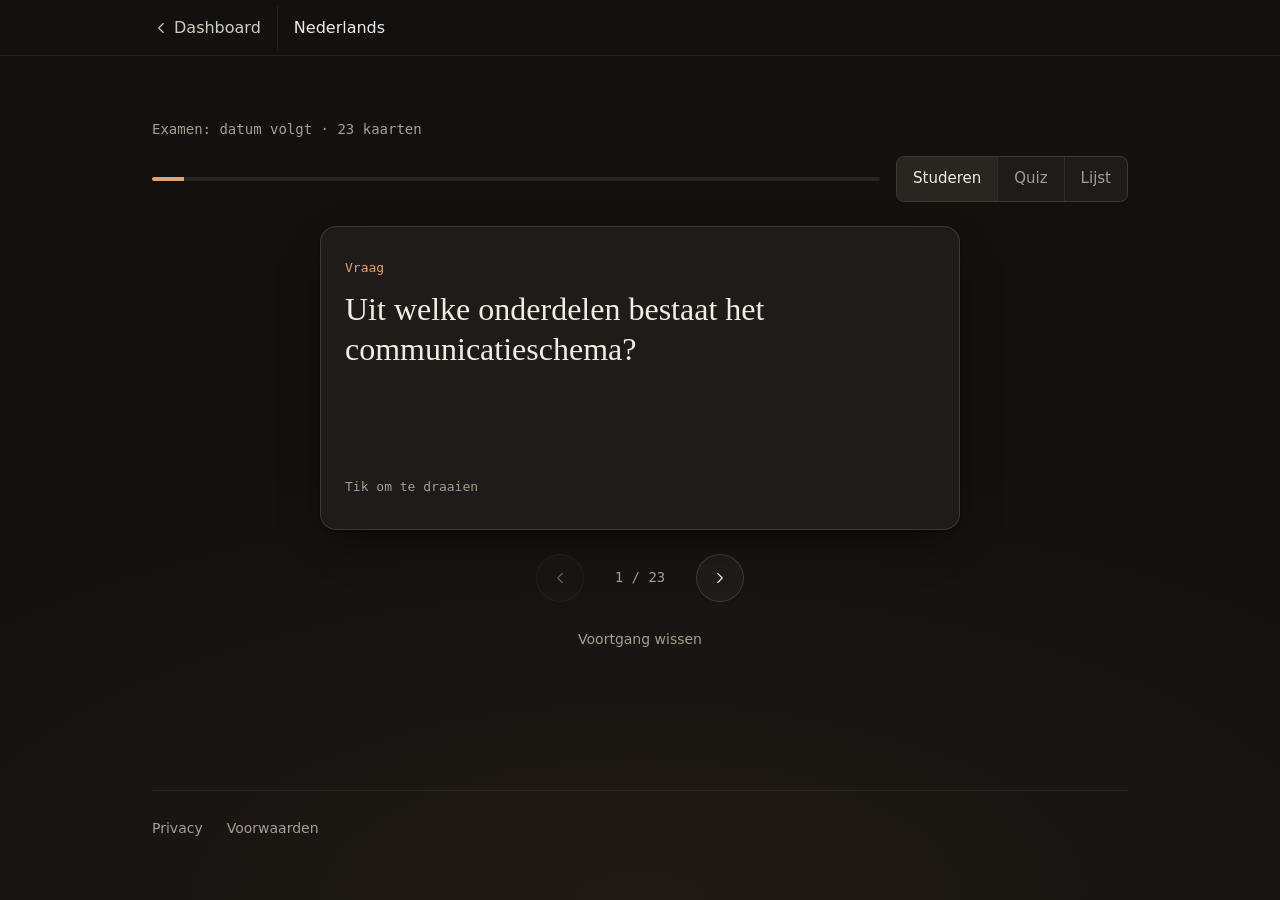
<file: nederlands.html>
<!doctype html>
<html lang="nl">
<head>
<meta charset="utf-8">
<meta name="viewport" content="width=device-width, initial-scale=1">
<title>Nederlands · Study Hub</title>
<meta name="description" content="Flashcards Nederlands">
<link rel="icon" href="data:,">
<link rel="stylesheet" href="style.css">
</head>
<body class="orange">
<header class="bar">
  <a class="back" href="index.html"><svg viewBox="0 0 24 24" aria-hidden="true"><path d="m15 18-6-6 6-6"/></svg>Dashboard</a>
  <h1>Nederlands</h1>
</header>
<main>
  <p class="meta">Examen: datum volgt · 23 kaarten</p>
  <div class="tools">
    <progress id="bar" aria-label="Voortgang"></progress>
    <fieldset class="modes" aria-label="Modus">
      <label><input type="radio" name="mode" value="study" checked>Studeren</label>
      <label><input type="radio" name="mode" value="quiz">Quiz</label>
      <label><input type="radio" name="mode" value="list">Lijst</label>
    </fieldset>
  </div>
  <ol class="deck">
    <li><button class="card" aria-pressed="false"><span class="q">Uit welke onderdelen bestaat het communicatieschema?</span><span class="a">Zender → boodschap → kanaal → ontvanger, en de ontvanger geeft feedback terug.<br>Ruis is alles wat de boodschap stoort, zoals lawaai, een slechte verbinding of moeilijke woorden.</span></button></li>
    <li><button class="card" aria-pressed="false"><span class="q">Uit welke tekstelementen bestaat een tekst?</span><span class="a">Titel, inleiding, midden en slot, verdeeld in alinea's.<br>Een alinea is een groep zinnen over één deelonderwerp. De kernzin staat meestal vooraan.</span></button></li>
    <li><button class="card" aria-pressed="false"><span class="q">Wat is de I-M-S-structuur?</span><span class="a">Inleiding: trekt de aandacht en stelt het onderwerp voor.<br>Midden: werkt het onderwerp uit, één deelonderwerp per alinea.<br>Slot: vat samen of geeft een besluit.</span></button></li>
    <li><button class="card" aria-pressed="false"><span class="q">Wat is het verschil tussen formeel en informeel taalgebruik?</span><span class="a">Formeel: beleefd, standaardtaal, u, volledige zinnen. Bijvoorbeeld een mail aan een leerkracht.<br>Informeel: spreektaal, je/jij, afkortingen. Bijvoorbeeld een bericht aan een vriend.</span></button></li>
    <li><button class="card" aria-pressed="false"><span class="q">Wat is het verschil tussen verbale en non-verbale communicatie?</span><span class="a">Verbaal: met woorden, gesproken of geschreven.<br>Non-verbaal: zonder woorden, zoals lichaamshouding, gezichtsuitdrukking, gebaren, oogcontact en afstand.</span></button></li>
    <li><button class="card" aria-pressed="false"><span class="q">Wat is duurzame voeding?</span><span class="a">Voeding die gezond is voor jezelf en weinig schade doet aan mens, dier en milieu: meer plantaardig, lokaal en seizoensgebonden, weinig verspilling en eerlijke handel.</span></button></li>
    <li><button class="card" aria-pressed="false"><span class="q">Wat is het verschil tussen een feit en een mening?</span><span class="a">Feit: kan je controleren, het is waar of niet waar. "Een appel bevat vezels."<br>Mening: wat iemand vindt, niet te controleren. "Appels zijn het lekkerste fruit." Signaalwoorden: ik vind, volgens mij, lekker, mooi.</span></button></li>
    <li><button class="card" aria-pressed="false"><span class="q">Wat betekenen objectief en subjectief?</span><span class="a">Objectief: zakelijk en neutraal, alleen feiten, zonder eigen mening.<br>Subjectief: gekleurd door de mening of gevoelens van de schrijver.</span></button></li>
    <li><button class="card" aria-pressed="false"><span class="q">Wat is het verschil tussen tekstdoel en tekstsoort?</span><span class="a">Tekstdoel: waarom de tekst geschreven is, bijvoorbeeld informeren, overtuigen, instrueren of ontspannen.<br>Tekstsoort: de vorm van de tekst, zoals een nieuwsbericht (informeren), reclame of betoog (overtuigen), recept (instrueren) of verhaal (ontspannen).</span></button></li>
    <li><button class="card" aria-pressed="false"><span class="q">Hoe bepaal je het teksttype?</span><span class="a">Kijk naar de vorm en waar de tekst verschijnt:<br>Boek: lange tekst in hoofdstukken.<br>Krantenartikel: titel, lead en kolommen, met nieuws of achtergrond.<br>Affiche: weinig tekst, grote letters en een beeld, om snel op te vallen.<br>Recept: ingrediëntenlijst en genummerde stappen.</span></button></li>
    <li><button class="card" aria-pressed="false"><span class="q">Wat is het verschil tussen onderwerp en hoofdgedachte?</span><span class="a">Onderwerp: waarover de tekst gaat, in een paar woorden. "Duurzame voeding."<br>Hoofdgedachte: de belangrijkste boodschap over dat onderwerp, in één zin. "Wie minder vlees eet, spaart het milieu."<br>Tip: kijk naar de titel, de inleiding en het slot.</span></button></li>
    <li><button class="card" aria-pressed="false"><span class="q">Hoe formuleer je een standpunt met sterke argumenten?</span><span class="a">Standpunt: je mening in één duidelijke zin. "Onze school moet meer vegetarische maaltijden aanbieden."<br>Sterk argument: steunt op een feit, is controleerbaar en past bij je standpunt.<br>Zwak argument: alleen een gevoel of mening, zoals "omdat ik het lekker vind".</span></button></li>
    <li><button class="card" aria-pressed="false"><span class="q">Welke leesstrategieën ken je?</span><span class="a">Voor het lezen: oriënteren op titel, tussentitels en afbeeldingen, en voorspellen waarover het gaat.<br>Tijdens het lezen: globaal lezen (de grote lijn), zoekend lezen (één gegeven vinden) of intensief lezen (alles grondig begrijpen).</span></button></li>
    <li><button class="card" aria-pressed="false"><span class="q">Welke 5 woordenschatstrategieën ken je?</span><span class="a">1. De betekenis afleiden uit de zinnen ervoor en erna<br>2. Het woord opdelen in stukken die je kent<br>3. Vergelijken met een woord dat je al kent, ook uit een andere taal<br>4. Uitleg of een afbeelding in de tekst gebruiken<br>5. Opzoeken in een woordenboek of het vragen</span></button></li>
    <li><button class="card" aria-pressed="false"><span class="q">Wat is een recensie?</span><span class="a">Een tekst waarin je een boek, film, restaurant of product kort beschrijft en beoordeelt. Een recensie combineert feiten met een mening die je met argumenten onderbouwt.</span></button></li>
    <li><button class="card" aria-pressed="false"><span class="q">Hoe schrijf je een recensie?</span><span class="a">Titel: pakkend en met de naam van wat je bespreekt.<br>Inleiding: wat bespreek je, met de belangrijkste gegevens.<br>Midden: korte inhoud zonder het einde te verklappen, sterke en zwakke punten met argumenten.<br>Slot: je eindoordeel en voor wie je het aanraadt.</span></button></li>
    <li><button class="card" aria-pressed="false"><span class="q">Wanneer schrijf je wel en geen hoofdletter?</span><span class="a">Wel: begin van een zin, namen van personen, landen, steden en straten, talen en inwoners (Nederlands, Belg), merknamen en feestdagen (Kerstmis, Pasen, Nieuwjaar).<br>Niet: dagen, maanden en seizoenen (maandag, december, winter), windrichtingen, en samenstellingen met een feestdag (kerstboom, paasei, nieuwjaarsbrief).</span></button></li>
    <li><button class="card" aria-pressed="false"><span class="q">Hoe schrijf je een samenstelling correct?</span><span class="a">Een samenstelling is één woord, dus aan elkaar: feest + dag = feestdag.<br>Soms komt er een tussenletter: -s- (nieuwjaarsbrief) of -en- als het eerste deel een meervoud op -en heeft (pannenkoek).<br>Een koppelteken bij klinkerbotsing: auto-ongeluk, zee-egel.</span></button></li>
    <li><button class="card" aria-pressed="false"><span class="q">Wat is een synoniem en waarom gebruik je het?</span><span class="a">Een woord met (bijna) dezelfde betekenis: cadeau en geschenk, feest en fuif. Je gebruikt synoniemen om herhaling in je tekst te vermijden.</span></button></li>
    <li><button class="card" aria-pressed="false"><span class="q">Wat zijn de 10 wettelijke feestdagen in België?</span><span class="a">Nieuwjaar (1 jan), Paasmaandag, Dag van de Arbeid (1 mei), O.L.H.-Hemelvaart, Pinkstermaandag, Nationale feestdag (21 juli), O.L.V.-Hemelvaart (15 aug), Allerheiligen (1 nov), Wapenstilstand (11 nov), Kerstmis (25 dec).</span></button></li>
    <li><button class="card" aria-pressed="false"><span class="q">Wat is het verschil tussen een traditie en een ritueel?</span><span class="a">Traditie: een gewoonte die van generatie op generatie wordt doorgegeven, zoals een kerstboom zetten.<br>Ritueel: vaste handelingen in een vaste volgorde met een symbolische betekenis, zoals om middernacht klinken op het nieuwe jaar.</span></button></li>
    <li><button class="card" aria-pressed="false"><span class="q">Hoe is een nieuwjaarsbrief opgebouwd?</span><span class="a">Bovenaan plaats en datum.<br>Aanspreking: "Lieve meter,"<br>Inleiding: je nieuwjaarswensen.<br>Midden: bedanken voor het voorbije jaar en je goede voornemens.<br>Slot: wensen herhalen, groet en je naam.</span></button></li>
    <li><button class="card" aria-pressed="false"><span class="q">Hoe maak je een mindmap?</span><span class="a">Het onderwerp in het midden, hoofdtakken met kernwoorden errond, zijtakken voor details. Gebruik kernwoorden in plaats van zinnen, en kleuren of tekeningen om te ordenen.</span></button></li>
  </ol>
  <button class="btn" id="show">Toon antwoord</button>
  <div class="controls">
    <button class="round" id="prev" aria-label="Vorige kaart"><svg viewBox="0 0 24 24" aria-hidden="true"><path d="m15 18-6-6 6-6"/></svg></button>
    <span class="meta" id="count" aria-live="polite"></span>
    <button class="round" id="next" aria-label="Volgende kaart"><svg viewBox="0 0 24 24" aria-hidden="true"><path d="m9 18 6-6-6-6"/></svg></button>
  </div>
  <button class="link-btn" id="reset">Voortgang wissen</button>
</main>
<footer class="foot"><a href="privacy.html">Privacy</a><a href="terms.html">Voorwaarden</a></footer>
<script src="cards.js"></script>
<script src="timer.js"></script>
</body>
</html>
</file>
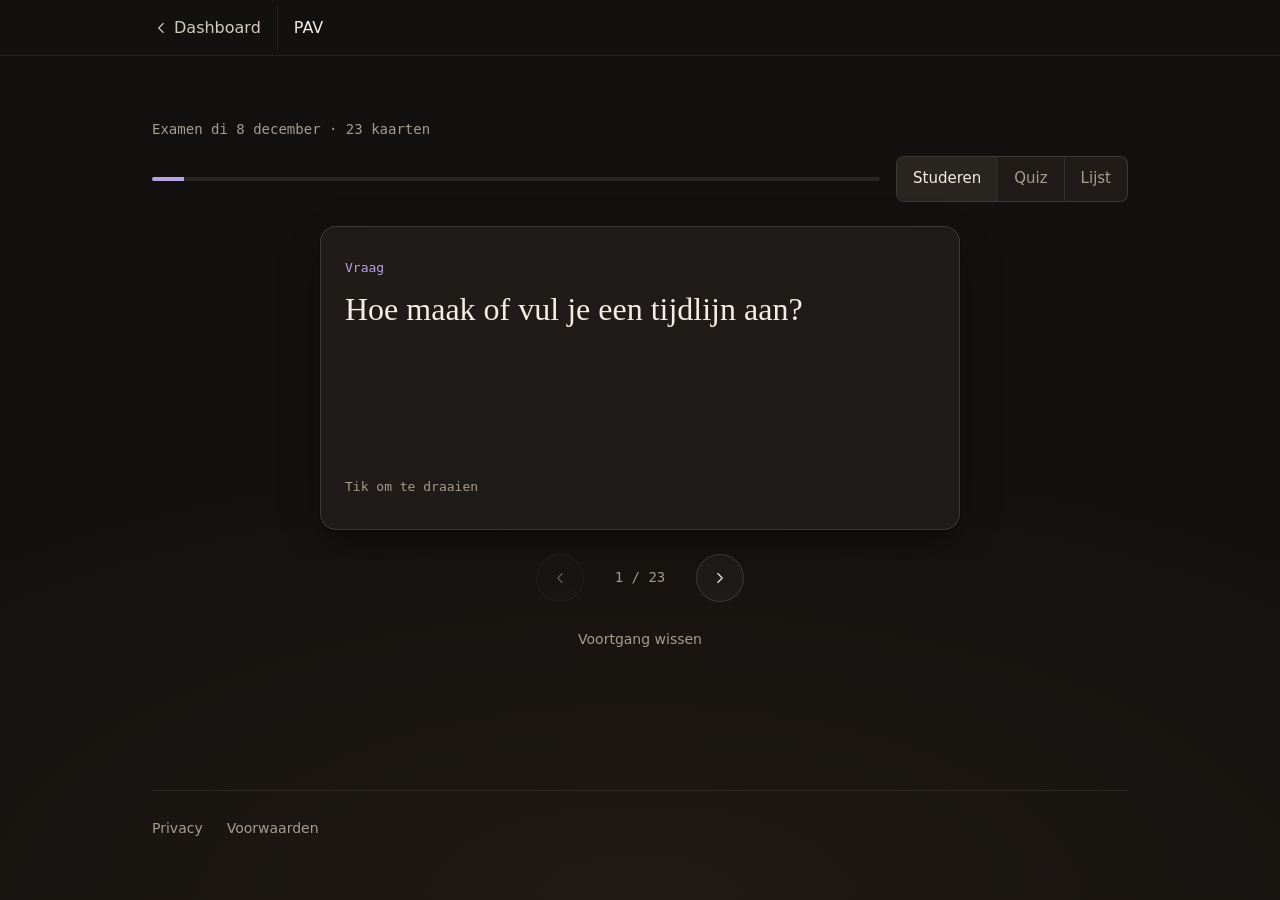
<file: pav.html>
<!doctype html>
<html lang="nl">
<head>
<meta charset="utf-8">
<meta name="viewport" content="width=device-width, initial-scale=1">
<title>PAV · Study Hub</title>
<meta name="description" content="Flashcards PAV, Project Algemene Vakken">
<link rel="icon" href="data:,">
<link rel="stylesheet" href="style.css">
</head>
<body class="purple">
<header class="bar">
  <a class="back" href="index.html"><svg viewBox="0 0 24 24" aria-hidden="true"><path d="m15 18-6-6 6-6"/></svg>Dashboard</a>
  <h1>PAV</h1>
</header>
<main>
  <p class="meta">Examen di 8 december · 23 kaarten</p>
  <div class="tools">
    <progress id="bar" aria-label="Voortgang"></progress>
    <fieldset class="modes" aria-label="Modus">
      <label><input type="radio" name="mode" value="study" checked>Studeren</label>
      <label><input type="radio" name="mode" value="quiz">Quiz</label>
      <label><input type="radio" name="mode" value="list">Lijst</label>
    </fieldset>
  </div>
  <ol class="deck">
    <li><button class="card" aria-pressed="false"><span class="q">Hoe maak of vul je een tijdlijn aan?</span><span class="a">Kies een begin- en eindjaar en verdeel de lijn in gelijke stukken (bijvoorbeeld 1 cm = 100 jaar). Zet elke gebeurtenis op de juiste plek, van oud links naar recent rechts. Geef je tijdlijn een titel.<br>Let op: v.C. telt terug, en een jaar 0 bestaat niet.</span></button></li>
    <li><button class="card" aria-pressed="false"><span class="q">Wat zijn de tijdsperiodes?</span><span class="a">Prehistorie: tot ± 3000 v.C. (geen schrift)<br>Oudheid: 3000 v.C. – 500<br>Middeleeuwen: 500 – 1500<br>Nieuwe Tijd: 1500 – 1750<br>Nieuwste Tijd: 1750 – nu</span></button></li>
    <li><button class="card" aria-pressed="false"><span class="q">In welke periode plaats je deze krantenkoppen?</span><span class="a">Jagers doden een mammoet → Prehistorie<br>Tempel voor Zeus gebouwd → Oudheid<br>Nieuwe kathedraal en kasteel klaar → Middeleeuwen<br>Columbus bereikt Amerika → Nieuwe Tijd<br>Eerste stoommachine, eerste smartphone → Nieuwste Tijd</span></button></li>
    <li><button class="card" aria-pressed="false"><span class="q">Wat is het verschil tussen een mythe en folklore?</span><span class="a">Mythe: een oud verhaal over goden en helden dat iets verklaart, zoals het ontstaan van de wereld of het weer. Mensen geloofden het vroeger echt. Voorbeeld: Zeus die bliksems gooit.<br>Folklore: de volkscultuur van een gemeenschap, zoals gewoonten, feesten, liederen en sagen die van generatie op generatie worden doorgegeven. Voorbeeld: Sinterklaas, reuzenstoeten.</span></button></li>
    <li><button class="card" aria-pressed="false"><span class="q">Hoe veranderde het belang van de Olympus?</span><span class="a">Vroeger: de heilige woonplaats van de Griekse goden.<br>Nu: de hoogste berg van Griekenland, een natuurpark waar toeristen en bergwandelaars komen.<br>De betekenis verschoof van religieus naar natuur en toerisme.</span></button></li>
    <li><button class="card" aria-pressed="false"><span class="q">Wat is het verschil tussen een primaire en een secundaire bron?</span><span class="a">Primaire bron: komt uit de tijd zelf of van iemand die erbij was, zoals een dagboek, foto, voorwerp of krantenartikel van toen.<br>Secundaire bron: later gemaakt over die tijd, zoals een schoolboek, documentaire of website.</span></button></li>
    <li><button class="card" aria-pressed="false"><span class="q">Welke vragen stel je om een bron te analyseren?</span><span class="a">Soort: tekst, beeld of voorwerp? Primair of secundair?<br>Wie maakte het, wanneer en waar?<br>Met welk doel: informeren, overtuigen, propaganda?<br>Is de bron objectief of subjectief, en dus hoe betrouwbaar?</span></button></li>
    <li><button class="card" aria-pressed="false"><span class="q">Wat betekenen objectief en subjectief bij een bron?</span><span class="a">Objectief: geeft feiten, zonder mening van de maker.<br>Subjectief: gekleurd door de mening of gevoelens van de maker. Een bron die wil overtuigen is meestal subjectief.</span></button></li>
    <li><button class="card" aria-pressed="false"><span class="q">Welke voedsel(r)evoluties ken je uit de geschiedenis?</span><span class="a">Prehistorie: van jagen en verzamelen naar landbouw en veeteelt (landbouwrevolutie).<br>Nieuwe Tijd: aardappel, tomaat, maïs en cacao komen uit Amerika naar Europa.<br>Nieuwste Tijd: conservenblik, koeling en massaproductie.<br>Nu: supermarkten, fastfood, voedsel van over de hele wereld en meer plantaardig eten.</span></button></li>
    <li><button class="card" aria-pressed="false"><span class="q">Zet de geschiedenis van de Dag van de Arbeid in de juiste volgorde</span><span class="a">1886: staking in Chicago voor de achturendag<br>1889: 1 mei wordt uitgeroepen tot internationale dag van de arbeid<br>1890: eerste 1-meivieringen in Europa<br>1947: 1 mei wordt een wettelijke feestdag in België<br>Tip: orden jaartallen van oud naar nieuw. Bij v.C. is een groter getal ouder.</span></button></li>
    <li><button class="card" aria-pressed="false"><span class="q">Hoe verschilt Kerstmis vroeger en nu?</span><span class="a">Vroeger: vooral religieus (de geboorte van Jezus, de nachtmis), sober, met familie, eenvoudige of zelfgemaakte cadeaus.<br>Nu: minder religieus en meer commercieel: veel cadeaus, reclame, kerstmarkten, de kerstman en foto's op sociale media.</span></button></li>
    <li><button class="card" aria-pressed="false"><span class="q">Welke moderne invloeden veranderen feestdagen?</span><span class="a">Sociale media: feesten worden gedeeld en trends verspreiden snel.<br>Internet: online cadeaus kopen, digitale wenskaarten.<br>Commercialisering: winkels maken van een feest een verkoopmoment.<br>Secularisering: de religieuze betekenis wordt kleiner.<br>Globalisering: feesten uit andere landen komen naar hier, zoals Halloween en Black Friday.</span></button></li>
    <li><button class="card" aria-pressed="false"><span class="q">Hoe zoek je een actuele gebeurtenis op de kaart?</span><span class="a">Zoek de plaats of het land in het register van je atlas. Daar staan het kaartnummer en de coördinaten (letter en cijfer). Zoek het op de kaart en benoem het werelddeel en de windrichting ten opzichte van België.</span></button></li>
    <li><button class="card" aria-pressed="false"><span class="q">Wat is het verschil tussen een continent en een wereldregio?</span><span class="a">Continent: een groot, aaneengesloten stuk land, zoals Europa, Azië, Afrika, Noord-Amerika, Zuid-Amerika, Oceanië en Antarctica.<br>Wereldregio: een groep landen met gemeenschappelijke kenmerken (cultuur, economie, ligging), zoals het Midden-Oosten of Latijns-Amerika. Een wereldregio kan over de grens van een continent gaan.</span></button></li>
    <li><button class="card" aria-pressed="false"><span class="q">Wat is een voedselkilometer en hoe bereken je het?</span><span class="a">De afstand die voedsel aflegt van waar het groeit of gemaakt wordt tot op je bord.<br>Meet de afstand op de kaart en reken om met de schaal, of gebruik een routeplanner. Sorteer daarna van verst naar dichtst.</span></button></li>
    <li><button class="card" aria-pressed="false"><span class="q">Waarom zijn veel voedselkilometers slecht?</span><span class="a">Transport per vliegtuig, schip en vrachtwagen stoot CO₂ uit en draagt bij aan de opwarming van de aarde. Het is niet duurzaam. Geïmporteerd veevoer zoals soja leidt ook tot ontbossing, bijvoorbeeld in de Amazone.</span></button></li>
    <li><button class="card" aria-pressed="false"><span class="q">Wat zijn de negatieve gevolgen van vleesproductie?</span><span class="a">Herkauwers stoten methaangas uit, een sterk broeikasgas. Mest vervuilt bodem en water. Er is veel land en water nodig, en bossen worden gekapt voor weiden en veevoer. Samen draagt dit bij aan de opwarming van de aarde.</span></button></li>
    <li><button class="card" aria-pressed="false"><span class="q">Waarom is de aarde verdeeld in tijdzones?</span><span class="a">De aarde draait in 24 uur één keer rond haar as (360°). Per uur is dat 15°, dus zijn er 24 tijdzones. Zo is het overal ongeveer 12 uur als de zon het hoogst staat. België zit in de winter op UTC+1.</span></button></li>
    <li><button class="card" aria-pressed="false"><span class="q">Waar wordt Nieuwjaar het eerst gevierd?</span><span class="a">Op Kiritimati, een eiland van Kiribati in de Stille Oceaan (UTC+14), vlak bij de datumgrens. Kort daarna volgen Nieuw-Zeeland en Australië.</span></button></li>
    <li><button class="card" aria-pressed="false"><span class="q">Wat is duurzaamheid?</span><span class="a">Zo leven en produceren dat we de aarde niet uitputten, zodat ook toekomstige generaties goed kunnen leven.</span></button></li>
    <li><button class="card" aria-pressed="false"><span class="q">Wat is CO₂?</span><span class="a">Koolstofdioxide: een broeikasgas dat vrijkomt bij het verbranden van fossiele brandstoffen, zoals in auto's, vliegtuigen en verwarming. Het houdt warmte vast in de atmosfeer. Bomen nemen CO₂ op.</span></button></li>
    <li><button class="card" aria-pressed="false"><span class="q">Wat is ontbossing?</span><span class="a">Het op grote schaal kappen van bossen, bijvoorbeeld in de Amazone, om plaats te maken voor landbouw, weiden of soja voor veevoer. Minder bomen betekent minder CO₂ dat wordt opgenomen en minder biodiversiteit.</span></button></li>
    <li><button class="card" aria-pressed="false"><span class="q">Wat zijn herkauwers en wat is methaangas?</span><span class="a">Herkauwers: dieren met meerdere magen die hun voedsel herkauwen, zoals koeien, schapen en geiten.<br>Methaangas: een broeikasgas dat herkauwers vooral uitboeren bij de vertering. Het houdt ongeveer 25 keer meer warmte vast dan CO₂.</span></button></li>
  </ol>
  <button class="btn" id="show">Toon antwoord</button>
  <div class="controls">
    <button class="round" id="prev" aria-label="Vorige kaart"><svg viewBox="0 0 24 24" aria-hidden="true"><path d="m15 18-6-6 6-6"/></svg></button>
    <span class="meta" id="count" aria-live="polite"></span>
    <button class="round" id="next" aria-label="Volgende kaart"><svg viewBox="0 0 24 24" aria-hidden="true"><path d="m9 18 6-6-6-6"/></svg></button>
  </div>
  <button class="link-btn" id="reset">Voortgang wissen</button>
</main>
<footer class="foot"><a href="privacy.html">Privacy</a><a href="terms.html">Voorwaarden</a></footer>
<script src="cards.js"></script>
<script src="timer.js"></script>
</body>
</html>
</file>
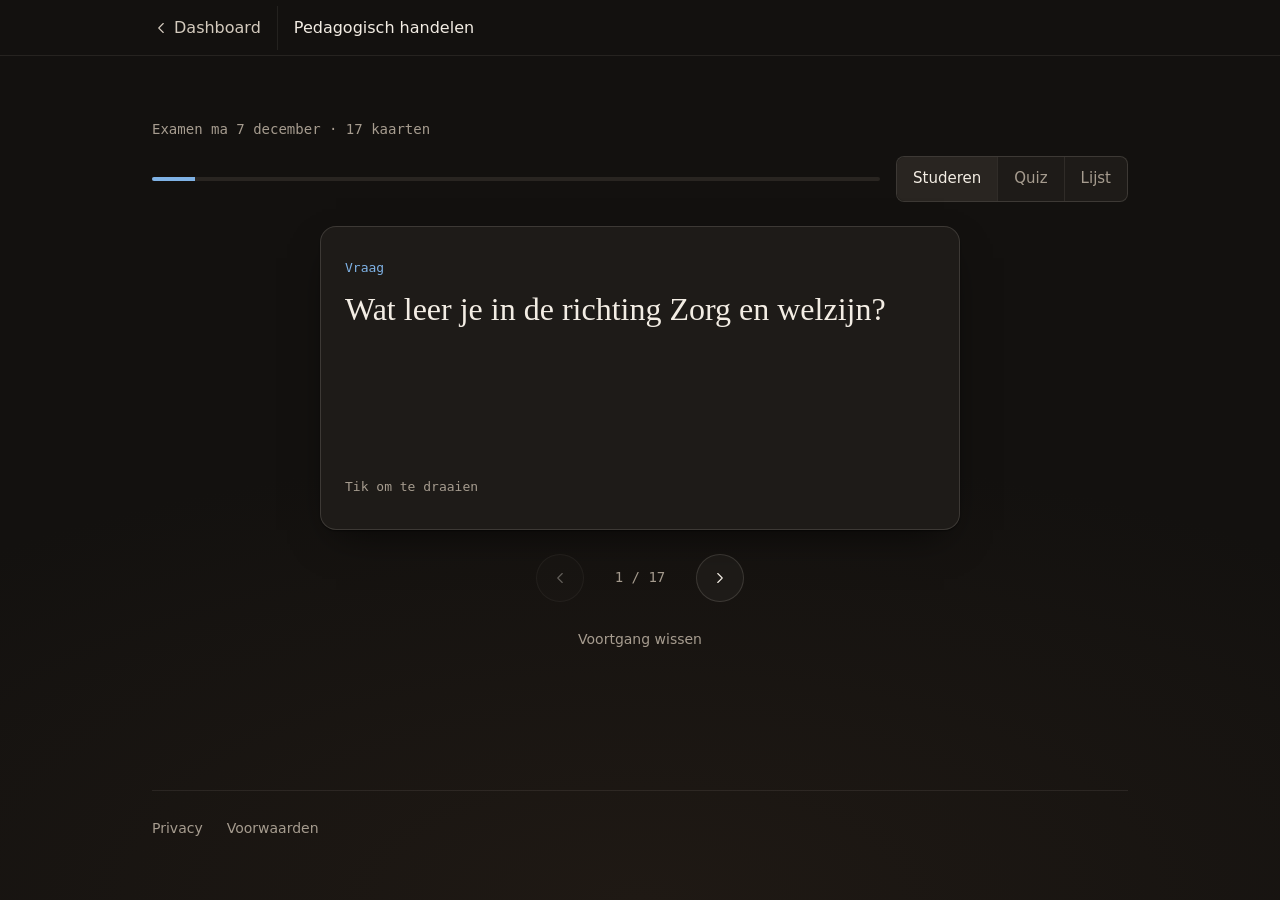
<file: pedagogisch.html>
<!doctype html>
<html lang="nl">
<head>
<meta charset="utf-8">
<meta name="viewport" content="width=device-width, initial-scale=1">
<title>Pedagogisch handelen · Study Hub</title>
<meta name="description" content="Flashcards Pedagogisch handelen">
<link rel="icon" href="data:,">
<link rel="stylesheet" href="style.css">
</head>
<body class="blue">
<header class="bar">
  <a class="back" href="index.html"><svg viewBox="0 0 24 24" aria-hidden="true"><path d="m15 18-6-6 6-6"/></svg>Dashboard</a>
  <h1>Pedagogisch handelen</h1>
</header>
<main>
  <p class="meta">Examen ma 7 december · 17 kaarten</p>
  <div class="tools">
    <progress id="bar" aria-label="Voortgang"></progress>
    <fieldset class="modes" aria-label="Modus">
      <label><input type="radio" name="mode" value="study" checked>Studeren</label>
      <label><input type="radio" name="mode" value="quiz">Quiz</label>
      <label><input type="radio" name="mode" value="list">Lijst</label>
    </fieldset>
  </div>
  <ol class="deck">
    <li><button class="card" aria-pressed="false"><span class="q">Wat leer je in de richting Zorg en welzijn?</span><span class="a">Zorgen voor mensen in hun dagelijks leven, zoals kinderen, ouderen en personen met een beperking, met aandacht voor gezondheid, welzijn, voeding en het huishouden.</span></button></li>
    <li><button class="card" aria-pressed="false"><span class="q">Waarom maak je klasafspraken?</span><span class="a">Ze zorgen voor duidelijkheid, veiligheid en respect. Als je ze samen opstelt, voelt iedereen zich meer betrokken en worden ze beter nageleefd.</span></button></li>
    <li><button class="card" aria-pressed="false"><span class="q">Hoe formuleer je een goede afspraak?</span><span class="a">Positief, concreet, kort en haalbaar. Bijvoorbeeld "We laten elkaar uitspreken" in plaats van "Niet onderbreken".</span></button></li>
    <li><button class="card" aria-pressed="false"><span class="q">Wat is een mensbeeld?</span><span class="a">De manier waarop je naar de mens kijkt. Het bepaalt hoe je iemand benadert, verzorgt en begeleidt.</span></button></li>
    <li><button class="card" aria-pressed="false"><span class="q">Wat is het holistisch mensbeeld?</span><span class="a">De mens is een geheel van lichaam, geest, sociale contacten en zingeving. Alles beïnvloedt elkaar, dus je zorgt voor de hele persoon.</span></button></li>
    <li><button class="card" aria-pressed="false"><span class="q">Wat is het emancipatorisch mensbeeld?</span><span class="a">Iedereen is gelijkwaardig en heeft recht op eigen keuzes. Je versterkt de zelfstandigheid en laat de persoon zoveel mogelijk zelf beslissen.</span></button></li>
    <li><button class="card" aria-pressed="false"><span class="q">Wat is het dynamisch mensbeeld?</span><span class="a">De mens verandert en ontwikkelt zich zijn hele leven. Begeleiding past zich aan die groei en veranderende situaties aan.</span></button></li>
    <li><button class="card" aria-pressed="false"><span class="q">Welke behoeften staan in de piramide van Maslow?</span><span class="a">Van onder naar boven: lichamelijke behoeften, veiligheid, sociale behoeften (erbij horen), erkenning en waardering, zelfontplooiing.</span></button></li>
    <li><button class="card" aria-pressed="false"><span class="q">Wat is een talent?</span><span class="a">Iets waar je van nature goed in bent en energie van krijgt. Je ontdekt het via ervaringen en feedback van anderen, en zet het in voor jezelf en het team.</span></button></li>
    <li><button class="card" aria-pressed="false"><span class="q">Uit welke elementen bestaat communicatie?</span><span class="a">Zender, boodschap, kanaal, ontvanger en feedback. Ruis kan de boodschap verstoren. Communicatie is verbaal en non-verbaal.</span></button></li>
    <li><button class="card" aria-pressed="false"><span class="q">Wat doe je bij actief luisteren?</span><span class="a">Aandacht tonen (oogcontact, knikken), niet onderbreken, open vragen stellen, parafraseren, gevoelens benoemen en samenvatten.</span></button></li>
    <li><button class="card" aria-pressed="false"><span class="q">Wat zijn de 4 stappen van verbindend communiceren?</span><span class="a">1. Waarneming zonder oordeel<br>2. Gevoel<br>3. Behoefte<br>4. Verzoek</span></button></li>
    <li><button class="card" aria-pressed="false"><span class="q">Wat is het verschil tussen een ik- en een jij-boodschap?</span><span class="a">Ik-boodschap: "Ik raak de draad kwijt als je praat terwijl ik uitleg." Jij-boodschap: "Jij stoort altijd." De ik-boodschap valt niet aan en houdt het gesprek open.</span></button></li>
    <li><button class="card" aria-pressed="false"><span class="q">Hoe schrijf je een professionele e-mail?</span><span class="a">Duidelijk onderwerp, correcte aanspreking ("Beste mevrouw Peeters"), korte kern, beleefde afsluiting ("Met vriendelijke groeten"), je naam en klas, spelling nalezen, bijlage vermelden.</span></button></li>
    <li><button class="card" aria-pressed="false"><span class="q">Welke rollen kan je opnemen in een team?</span><span class="a">Bijvoorbeeld trekker of voorzitter, tijdsbewaker, verslaggever, materiaalverantwoordelijke en ideeënbedenker. Belbin onderscheidt 9 teamrollen, zoals voorzitter, plant, zorgdrager en specialist.</span></button></li>
    <li><button class="card" aria-pressed="false"><span class="q">Wat maakt teamwerk goed?</span><span class="a">Een gemeenschappelijk doel, duidelijke taakverdeling, open communicatie, vertrouwen en feedback durven geven en ontvangen.</span></button></li>
    <li><button class="card" aria-pressed="false"><span class="q">Wat is diversiteit in een team en wat is de meerwaarde?</span><span class="a">Verschillen in achtergrond, cultuur, leeftijd, talenten en meningen. Het levert meer ideeën en perspectieven op, maar vraagt respect en een open houding.</span></button></li>
  </ol>
  <button class="btn" id="show">Toon antwoord</button>
  <div class="controls">
    <button class="round" id="prev" aria-label="Vorige kaart"><svg viewBox="0 0 24 24" aria-hidden="true"><path d="m15 18-6-6 6-6"/></svg></button>
    <span class="meta" id="count" aria-live="polite"></span>
    <button class="round" id="next" aria-label="Volgende kaart"><svg viewBox="0 0 24 24" aria-hidden="true"><path d="m9 18 6-6-6-6"/></svg></button>
  </div>
  <button class="link-btn" id="reset">Voortgang wissen</button>
</main>
<footer class="foot"><a href="privacy.html">Privacy</a><a href="terms.html">Voorwaarden</a></footer>
<script src="cards.js"></script>
<script src="timer.js"></script>
</body>
</html>
</file>
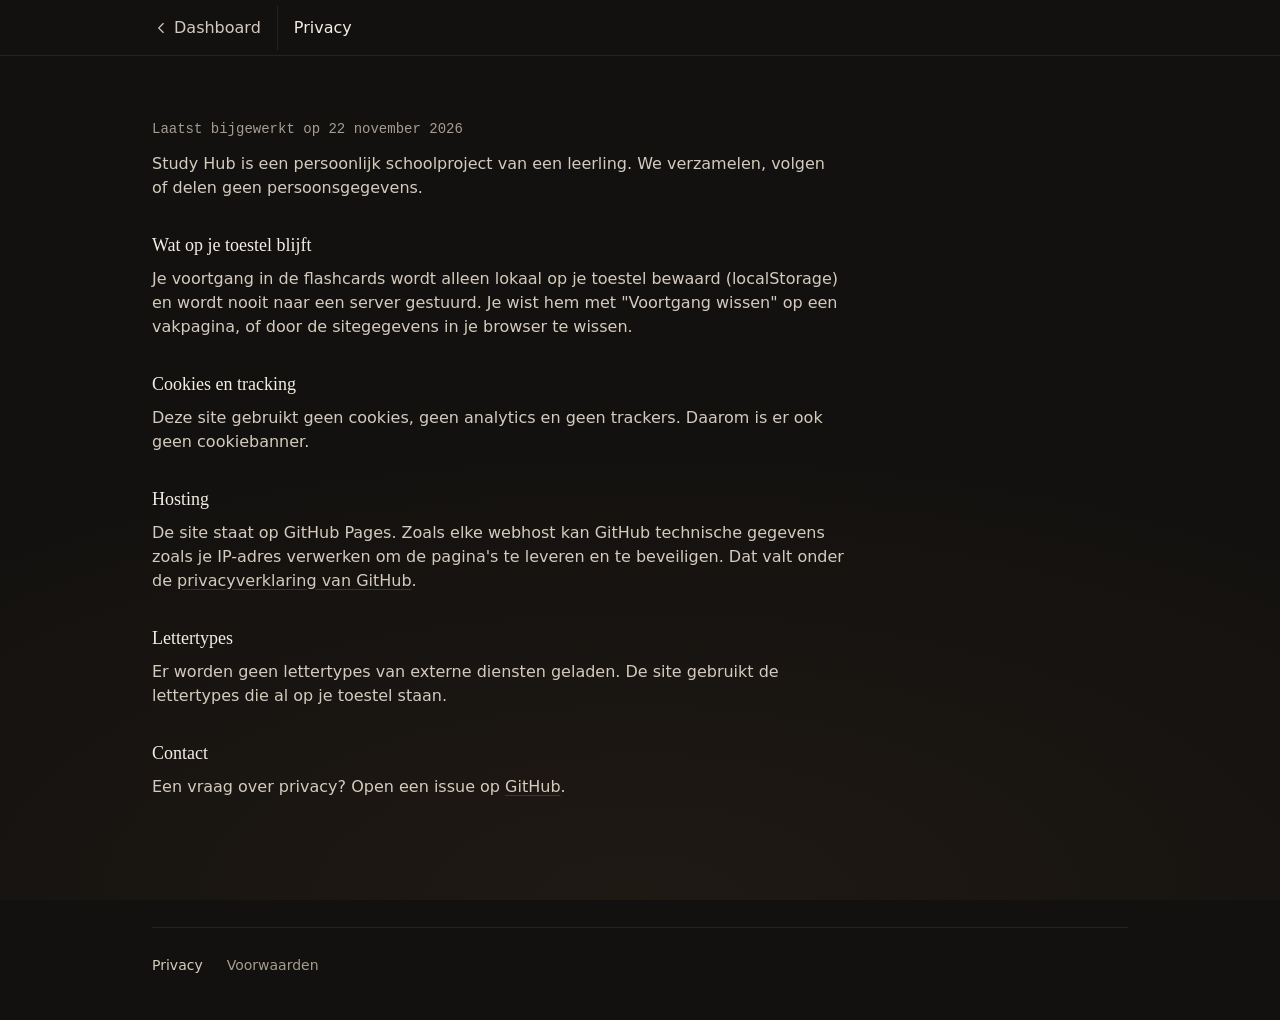
<file: privacy.html>
<!doctype html>
<html lang="nl">
<head>
<meta charset="utf-8">
<meta name="viewport" content="width=device-width, initial-scale=1">
<title>Privacy · Study Hub</title>
<meta name="description" content="Hoe Study Hub met je gegevens omgaat">
<link rel="icon" href="data:,">
<link rel="stylesheet" href="style.css">
</head>
<body>
<header class="bar">
  <a class="back" href="index.html"><svg viewBox="0 0 24 24" aria-hidden="true"><path d="m15 18-6-6 6-6"/></svg>Dashboard</a>
  <h1>Privacy</h1>
</header>
<main>
  <article class="prose">
    <p class="meta">Laatst bijgewerkt op 22 november 2026</p>
    <p>Study Hub is een persoonlijk schoolproject van een leerling. We verzamelen, volgen of delen geen persoonsgegevens.</p>
    <h2>Wat op je toestel blijft</h2>
    <p>Je voortgang in de flashcards wordt alleen lokaal op je toestel bewaard (localStorage) en wordt nooit naar een server gestuurd. Je wist hem met "Voortgang wissen" op een vakpagina, of door de sitegegevens in je browser te wissen.</p>
    <h2>Cookies en tracking</h2>
    <p>Deze site gebruikt geen cookies, geen analytics en geen trackers. Daarom is er ook geen cookiebanner.</p>
    <h2>Hosting</h2>
    <p>De site staat op GitHub Pages. Zoals elke webhost kan GitHub technische gegevens zoals je IP-adres verwerken om de pagina's te leveren en te beveiligen. Dat valt onder de <a href="https://docs.github.com/en/site-policy/privacy-policies/github-general-privacy-statement">privacyverklaring van GitHub</a>.</p>
    <h2>Lettertypes</h2>
    <p>Er worden geen lettertypes van externe diensten geladen. De site gebruikt de lettertypes die al op je toestel staan.</p>
    <h2>Contact</h2>
    <p>Een vraag over privacy? Open een issue op <a href="https://github.com/Qrdz0/Study-Hub/issues">GitHub</a>.</p>
  </article>
</main>
<footer class="foot"><a href="privacy.html" aria-current="page">Privacy</a><a href="terms.html">Voorwaarden</a></footer>
<script src="timer.js"></script>
</body>
</html>
</file>
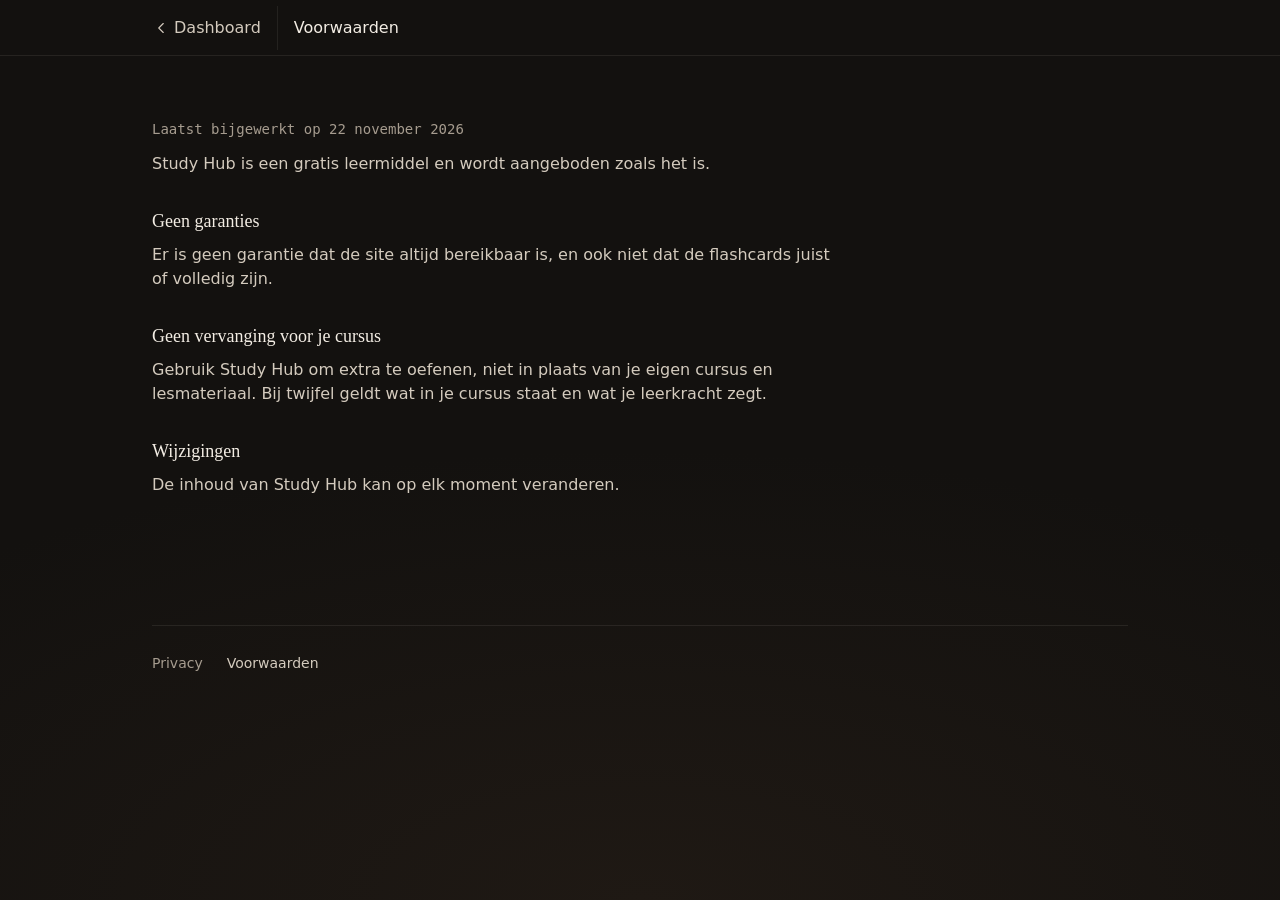
<file: terms.html>
<!doctype html>
<html lang="nl">
<head>
<meta charset="utf-8">
<meta name="viewport" content="width=device-width, initial-scale=1">
<title>Voorwaarden · Study Hub</title>
<meta name="description" content="Gebruiksvoorwaarden van Study Hub">
<link rel="icon" href="data:,">
<link rel="stylesheet" href="style.css">
</head>
<body>
<header class="bar">
  <a class="back" href="index.html"><svg viewBox="0 0 24 24" aria-hidden="true"><path d="m15 18-6-6 6-6"/></svg>Dashboard</a>
  <h1>Voorwaarden</h1>
</header>
<main>
  <article class="prose">
    <p class="meta">Laatst bijgewerkt op 22 november 2026</p>
    <p>Study Hub is een gratis leermiddel en wordt aangeboden zoals het is.</p>
    <h2>Geen garanties</h2>
    <p>Er is geen garantie dat de site altijd bereikbaar is, en ook niet dat de flashcards juist of volledig zijn.</p>
    <h2>Geen vervanging voor je cursus</h2>
    <p>Gebruik Study Hub om extra te oefenen, niet in plaats van je eigen cursus en lesmateriaal. Bij twijfel geldt wat in je cursus staat en wat je leerkracht zegt.</p>
    <h2>Wijzigingen</h2>
    <p>De inhoud van Study Hub kan op elk moment veranderen.</p>
  </article>
</main>
<footer class="foot"><a href="privacy.html">Privacy</a><a href="terms.html" aria-current="page">Voorwaarden</a></footer>
<script src="timer.js"></script>
</body>
</html>
</file>
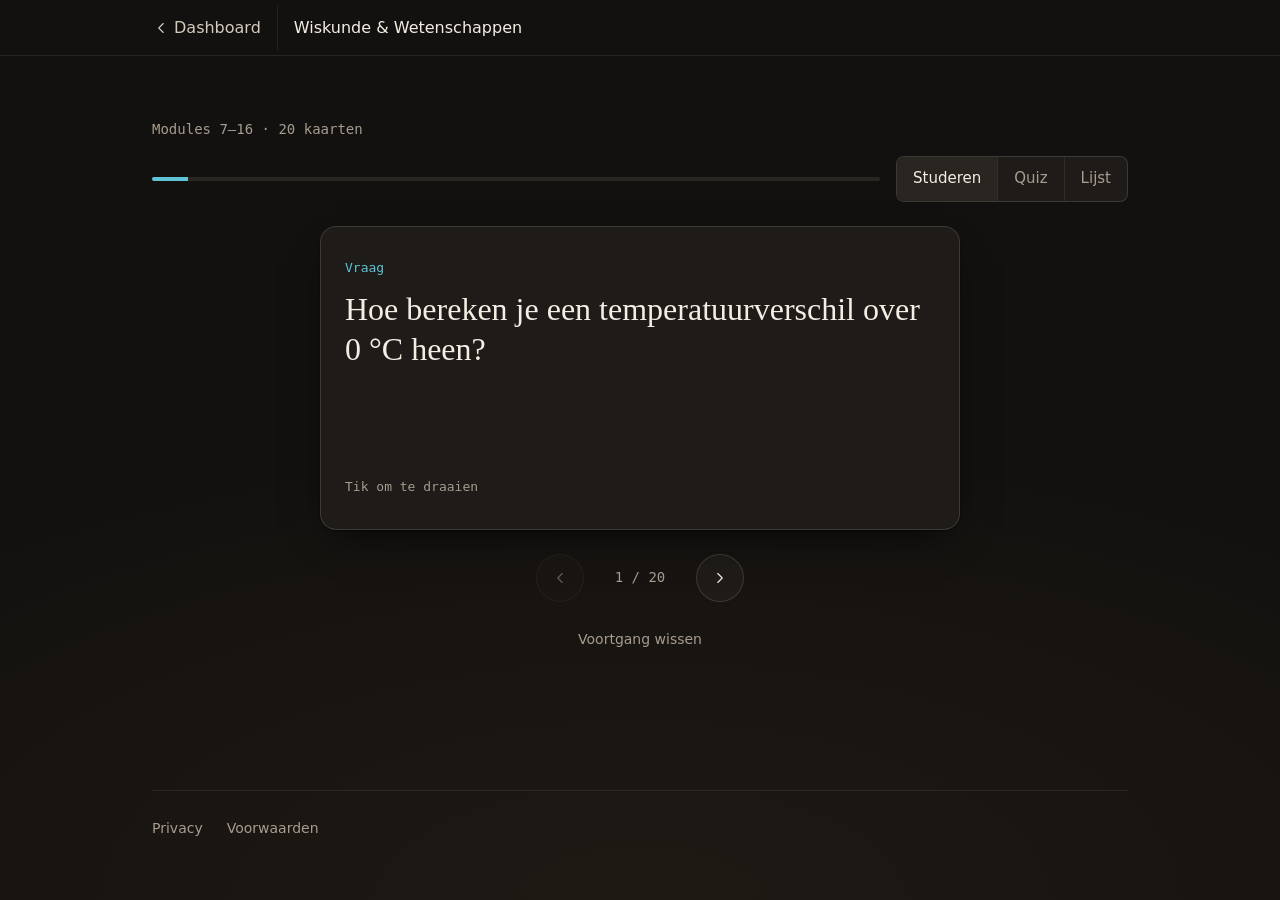
<file: wiskunde-wetenschappen.html>
<!doctype html>
<html lang="nl">
<head>
<meta charset="utf-8">
<meta name="viewport" content="width=device-width, initial-scale=1">
<title>Wiskunde & Wetenschappen · Study Hub</title>
<meta name="description" content="Flashcards Wiskunde & Wetenschappen">
<link rel="icon" href="data:,">
<link rel="stylesheet" href="style.css">
</head>
<body class="cyan">
<header class="bar">
  <a class="back" href="index.html"><svg viewBox="0 0 24 24" aria-hidden="true"><path d="m15 18-6-6 6-6"/></svg>Dashboard</a>
  <h1>Wiskunde & Wetenschappen</h1>
</header>
<main>
  <p class="meta">Modules 7–16 · 20 kaarten</p>
  <div class="tools">
    <progress id="bar" aria-label="Voortgang"></progress>
    <fieldset class="modes" aria-label="Modus">
      <label><input type="radio" name="mode" value="study" checked>Studeren</label>
      <label><input type="radio" name="mode" value="quiz">Quiz</label>
      <label><input type="radio" name="mode" value="list">Lijst</label>
    </fieldset>
  </div>
  <ol class="deck">
    <li><button class="card" aria-pressed="false"><span class="q">Hoe bereken je een temperatuurverschil over 0 °C heen?</span><span class="a">Tel de afstand tot 0 aan beide kanten op.<br>Van −5 °C naar 7 °C = 5 + 7 = 12 °C<br>Van 12 °C naar −3 °C = 12 + 3 = 15 °C<br>Van −8 °C naar −1 °C = 7 °C</span></button></li>
    <li><button class="card" aria-pressed="false"><span class="q">Wat is het verband tussen straal en diameter?</span><span class="a">Diameter = 2 × straal.<br>r = 3,5 cm → d = 7 cm<br>r = 12 cm → d = 24 cm</span></button></li>
    <li><button class="card" aria-pressed="false"><span class="q">Hoe bereken je de omtrek van een cirkel met straal 7 cm?</span><span class="a">Omtrek = 2 × r × π (of d × π)<br>2 × 7 cm × 3,14 = 43,96 cm</span></button></li>
    <li><button class="card" aria-pressed="false"><span class="q">Hoe bereken je de oppervlakte van een cirkel met straal 7 cm?</span><span class="a">Oppervlakte = r × r × π<br>7 cm × 7 cm × 3,14 = 153,86 cm²</span></button></li>
    <li><button class="card" aria-pressed="false"><span class="q">Wat is het verschil tussen veelvouden en delers?</span><span class="a">Veelvouden: de tafel van het getal. Veelvouden van 6: 6, 12, 18, 24, 30.<br>Delers: getallen waar het getal precies door deelbaar is. Delers van 28: 1, 2, 4, 7, 14, 28.</span></button></li>
    <li><button class="card" aria-pressed="false"><span class="q">Wanneer is een getal deelbaar door 2, 5, 10 en 100?</span><span class="a">Door 2: laatste cijfer is even (46, 70, 102)<br>Door 5: eindigt op 0 of 5 (35, 90, 105)<br>Door 10: eindigt op 0 (40, 350)<br>Door 100: eindigt op 00 (200, 500)</span></button></li>
    <li><button class="card" aria-pressed="false"><span class="q">Hoe bereken je 3/4 van 80?</span><span class="a">Deel door de noemer, vermenigvuldig met de teller.<br>80 : 4 = 20, 20 × 3 = 60</span></button></li>
    <li><button class="card" aria-pressed="false"><span class="q">Hoe vereenvoudig je 14/42?</span><span class="a">Deel teller en noemer door hetzelfde getal, zo groot mogelijk.<br>14 : 14 = 1, 42 : 14 = 3 → 1/3</span></button></li>
    <li><button class="card" aria-pressed="false"><span class="q">Hoe reken je 3/4 + 5/8 uit?</span><span class="a">Maak de breuken eerst gelijknamig.<br>6/8 + 5/8 = 11/8 = 1 en 3/8</span></button></li>
    <li><button class="card" aria-pressed="false"><span class="q">Hoe reken je 5/6 − 1/3 uit?</span><span class="a">5/6 − 2/6 = 3/6 = 1/2</span></button></li>
    <li><button class="card" aria-pressed="false"><span class="q">Hoe zet je een breuk om naar een kommagetal?</span><span class="a">Deel de teller door de noemer.<br>3/5 = 0,6<br>1/4 = 0,25<br>1/8 = 0,125</span></button></li>
    <li><button class="card" aria-pressed="false"><span class="q">Hoe bereken je 15% van 200?</span><span class="a">Deel door 100, vermenigvuldig met het percentage.<br>200 : 100 = 2, 2 × 15 = 30</span></button></li>
    <li><button class="card" aria-pressed="false"><span class="q">Schrijf 25%, 40%, 75% en 5% als breuk</span><span class="a">25% = 25/100 = 1/4<br>40% = 40/100 = 2/5<br>75% = 75/100 = 3/4<br>5% = 5/100 = 1/20</span></button></li>
    <li><button class="card" aria-pressed="false"><span class="q">Een jas kost €120 met 30% korting. Hoeveel betaal je?</span><span class="a">Korting: 30% van 120 = €36<br>Nieuwe prijs: 120 − 36 = €84</span></button></li>
    <li><button class="card" aria-pressed="false"><span class="q">Schaal 1 : 50.000. Hoe ver is 8 cm op de kaart in werkelijkheid?</span><span class="a">8 × 50.000 = 400.000 cm = 4 km</span></button></li>
    <li><button class="card" aria-pressed="false"><span class="q">Een luis is getekend op schaal 10 : 1, de tekening is 3,5 cm. Hoe groot is de luis?</span><span class="a">Vergroting, dus delen door 10.<br>3,5 cm : 10 = 0,35 cm = 3,5 mm</span></button></li>
    <li><button class="card" aria-pressed="false"><span class="q">Hoe herleid je volume-eenheden?</span><span class="a">Elke stap is × 1000. 1 m³ = 1000 dm³, 1 dm³ = 1000 cm³ = 1 liter.<br>2 m³ + 500 dm³ = 2,5 m³<br>5 dm³ − 300 cm³ = 4700 cm³</span></button></li>
    <li><button class="card" aria-pressed="false"><span class="q">Hoe bereken je het volume en de oppervlakte van een balk?</span><span class="a">Volume = l × b × h<br>8 × 5 × 3 = 120 cm³<br>Oppervlakte = 2 × (l × b + l × h + b × h)<br>l 10, b 4, h 5 → 2 × (40 + 50 + 20) = 220 cm²</span></button></li>
    <li><button class="card" aria-pressed="false"><span class="q">Wat zijn evenwijdige, snijdende en kruisende ribben?</span><span class="a">Evenwijdig: zelfde richting, raken nooit (AB en EF)<br>Snijdend: raken elkaar in één punt (AB en AE)<br>Kruisend: niet evenwijdig en raken nooit (AB en CG)</span></button></li>
    <li><button class="card" aria-pressed="false"><span class="q">Een kubusvormig aquarium heeft zijde 40 cm. Hoeveel liter past erin?</span><span class="a">Volume = z × z × z = 40 × 40 × 40 = 64.000 cm³ = 64 liter.<br>Eén glazen zijde: 40 × 40 = 1600 cm².<br>Oppervlakte kubus = 6 × z².</span></button></li>
  </ol>
  <button class="btn" id="show">Toon antwoord</button>
  <div class="controls">
    <button class="round" id="prev" aria-label="Vorige kaart"><svg viewBox="0 0 24 24" aria-hidden="true"><path d="m15 18-6-6 6-6"/></svg></button>
    <span class="meta" id="count" aria-live="polite"></span>
    <button class="round" id="next" aria-label="Volgende kaart"><svg viewBox="0 0 24 24" aria-hidden="true"><path d="m9 18 6-6-6-6"/></svg></button>
  </div>
  <button class="link-btn" id="reset">Voortgang wissen</button>
</main>
<footer class="foot"><a href="privacy.html">Privacy</a><a href="terms.html">Voorwaarden</a></footer>
<script src="cards.js"></script>
<script src="timer.js"></script>
</body>
</html>
</file>
<file: style.css>
:root {
  --bg: #13110f;
  --surface: #1e1b18;
  --raised: #292521;
  --line: rgb(245 238 228 / .08);
  --line-2: rgb(245 238 228 / .14);
  --text: #f3ede4;
  --text-2: #d4cbbe;
  --muted: #a69c8f;
  --green: #7cc496;
  --pink: #e897b6;
  --yellow: #e3c463;
  --blue: #7fb2e5;
  --cyan: #5ec4d6;
  --orange: #e8a06a;
  --purple: #b9a3e3;
  --s1: 4px;
  --s2: 8px;
  --s3: 12px;
  --s4: 16px;
  --s5: 24px;
  --s6: 32px;
  --s7: 48px;
  --s8: 64px;
  --gutter: var(--s4);
  --r-sm: 8px;
  --r: 12px;
  --r-lg: 16px;
  --sans: Inter, ui-sans-serif, system-ui, -apple-system, "Segoe UI", Roboto, sans-serif;
  --serif: "Playfair Display", "Iowan Old Style", "Palatino Linotype", Charter, Georgia, serif;
  --mono: ui-monospace, "Cascadia Mono", Consolas, monospace;
  --ease: cubic-bezier(.2, .7, .2, 1);
  color-scheme: dark;
}

* { box-sizing: border-box; margin: 0; }
body { min-height: 100vh; background: radial-gradient(80% 50% at 50% 100%, #1f1914, transparent) fixed var(--bg); color: var(--text); font: 400 1rem/1.5 var(--sans); -webkit-font-smoothing: antialiased; }
main { width: min(100% - 2 * var(--gutter), 976px); margin-inline: auto; padding-block: var(--s6) var(--s8); }
a { color: inherit; text-decoration: none; }
button { font: inherit; color: inherit; cursor: pointer; }
:focus-visible { outline: 2px solid var(--text); outline-offset: 2px; }
ol, ul { list-style: none; padding: 0; }
h1, h2 { font-family: var(--serif); }
h1 { font-size: clamp(2rem, 6vw, 2.75rem); font-weight: 500; line-height: 1.1; letter-spacing: -.02em; }
h2 { font-size: 1.125rem; font-weight: 500; margin-bottom: var(--s4); }
section { margin-top: var(--s7); }
svg { width: 18px; height: 18px; fill: none; stroke: currentColor; stroke-width: 1.5; stroke-linecap: round; stroke-linejoin: round; }
.meta { color: var(--muted); font: 400 .875rem/1.4 var(--mono); font-variant-numeric: tabular-nums; }
.dot { width: 8px; height: 8px; border-radius: 50%; background: var(--c); flex: none; }

.green { --c: var(--green); }
.pink { --c: var(--pink); }
.yellow { --c: var(--yellow); }
.blue { --c: var(--blue); }
.cyan { --c: var(--cyan); }
.orange { --c: var(--orange); }
.purple { --c: var(--purple); }

.btn { min-height: 44px; padding: 0 var(--s5); background: var(--surface); border: 1px solid var(--line-2); border-radius: var(--r-sm); transition: background-color .2s var(--ease), border-color .2s var(--ease); }
.btn:hover:not(:disabled) { background: var(--raised); }
.btn.ghost { background: transparent; }
.btn.ghost:hover:not(:disabled) { border-color: var(--muted); }
.btn.primary { background: var(--text); border-color: var(--text); color: var(--bg); font-weight: 500; }
.btn.primary:hover:not(:disabled) { background: var(--text-2); }
.btn:disabled { opacity: .35; cursor: default; }
.link-btn { min-height: 44px; padding: 0 var(--s3); background: none; border: 0; color: var(--muted); font-size: .875rem; transition: color .15s var(--ease); }
.link-btn:hover { color: var(--text); }

.bar { position: sticky; top: 0; z-index: 2; display: flex; align-items: center; gap: var(--s4); min-height: 56px; padding-inline: max(var(--gutter), 50% - 488px); background: var(--bg); border-bottom: 1px solid var(--line); }
.brand { font-weight: 500; }
.bar h1 { min-width: 0; font: 500 1rem/1.5 var(--sans); letter-spacing: 0; white-space: nowrap; overflow: hidden; text-overflow: ellipsis; }
.back { display: inline-flex; align-items: center; gap: var(--s1); min-height: 44px; padding-right: var(--s4); border-right: 1px solid var(--line); color: var(--text-2); transition: color .15s var(--ease); }
.back:hover { color: var(--text); }

/* dashboard */
header .meta { margin-bottom: var(--s2); }
.tabs { display: flex; gap: var(--s5); margin: var(--s5) 0 var(--s6); border-bottom: 1px solid var(--line); }
.tabs button { min-height: 44px; margin-bottom: -1px; padding: 0; background: none; border: 0; border-bottom: 2px solid transparent; color: var(--muted); transition: color .2s var(--ease), border-color .2s var(--ease); }
.tabs button:hover { color: var(--text); }
.tabs [aria-selected="true"] { color: var(--text); border-bottom-color: var(--text); }
[role="tabpanel"] { animation: fade .3s var(--ease); }
@keyframes fade { from { opacity: 0; transform: translateY(8px); } }
[role="tabpanel"].leaving { opacity: 0; transform: translateY(-4px); transition: opacity .16s var(--ease), transform .16s var(--ease); }

.top { display: grid; gap: var(--s3); }
.top > section, .exams { margin: 0; background: var(--surface); border: 1px solid var(--line); border-radius: var(--r-lg); }
.next { container-type: inline-size; display: flex; flex-direction: column; gap: var(--s2); padding: var(--s5); }
.next .meta { display: flex; align-items: center; gap: var(--s2); }
.next-name { display: flex; align-items: center; min-height: 44px; font-size: 1.5rem; font-weight: 500; line-height: 1.25; transition: color .2s var(--ease); }
.next-name:hover { text-decoration: underline; text-decoration-color: var(--line-2); text-underline-offset: 4px; }
/* digital clock: monospace tabular digits in split tiles, so ticking seconds never shift */
.count { display: flex; align-items: flex-start; gap: .14em; margin-top: var(--s6); font: 600 clamp(1.75rem, 10.5cqi, 4.25rem)/1 var(--mono); font-variant-numeric: tabular-nums slashed-zero; font-feature-settings: "tnum" 1, "zero" 1; letter-spacing: 0; }
.count div { display: flex; flex-direction: column; align-items: center; gap: var(--s2); }
.count .n { position: relative; padding: .16em .14em; color: var(--text); background: linear-gradient(var(--raised) 0 50%, #25211d 50% 100%); border: 1px solid var(--line-2); border-radius: var(--r); box-shadow: inset 0 1px rgb(255 255 255 / .05), 0 10px 24px -14px rgb(0 0 0 / .9); }
.count .n::after { content: ""; position: absolute; inset: 50% 0 auto; height: 1px; background: rgb(0 0 0 / .5); }
.count small { color: var(--muted); font: 400 .8125rem/1.4 var(--mono); letter-spacing: .04em; }
.count .sep { padding-top: .16em; color: var(--c, var(--muted)); animation: pulse 2s ease-in-out infinite; }
@keyframes pulse { 50% { opacity: .25; } }
.exams { overflow: hidden; }
.exams li + li { border-top: 1px solid var(--line); }
.exams a { display: grid; grid-template-columns: 8px 1fr; align-items: center; column-gap: var(--s4); padding: var(--s3) var(--s5); transition: background-color .2s var(--ease); }
.exams a:hover { background: var(--raised); }
.exams time, .exams .name, .exams .left { grid-column: 2; }
.exams .past .name { color: var(--muted); }
.timer { display: flex; flex-direction: column; align-items: center; justify-content: center; gap: var(--s4); padding: var(--s5); user-select: none; }
.clock { font: 600 3.25rem/1 var(--mono); font-variant-numeric: tabular-nums; font-feature-settings: "tnum" 1; letter-spacing: 0; }
.timer-track { width: 100%; height: 4px; overflow: hidden; background: var(--raised); border-radius: 999px; }
.timer-track span { display: block; height: 100%; background: var(--text); transform: scaleX(0); transform-origin: left; transition: transform .3s linear; }
.timer-btns { display: flex; gap: var(--s2); width: 100%; }
.timer-btns .btn { flex: 1; }
.timer-status { min-height: 2.8em; text-align: center; }
.timer-badge { flex: none; display: inline-flex; align-items: center; min-height: 36px; margin-left: auto; padding: 0 var(--s3); background: var(--surface); border: 1px solid var(--line-2); border-radius: 999px; font: 500 .875rem/1 var(--mono); font-variant-numeric: tabular-nums; transition: border-color .2s var(--ease); }
.timer-badge:hover, .timer-badge.is-done { border-color: var(--text-2); }
.subjects { display: grid; gap: var(--s3); grid-template-columns: repeat(auto-fill, minmax(220px, 1fr)); }
.subjects a { display: flex; flex-direction: column; gap: var(--s1); min-height: 136px; padding: var(--s5); background: var(--surface); border: 1px solid var(--line); border-radius: var(--r-lg); transition: background-color .15s var(--ease), border-color .15s var(--ease); }
.subjects a:hover { background: var(--raised); border-color: var(--c); }
.subjects .dot { margin-bottom: auto; }

/* subject page */
.tools { display: flex; flex-wrap: wrap; align-items: center; gap: var(--s4); margin: var(--s4) 0 var(--s5); }
progress { flex: 1 1 120px; height: 4px; border: 0; border-radius: 2px; background: var(--raised); overflow: hidden; appearance: none; }
progress::-webkit-progress-bar { background: var(--raised); }
progress::-webkit-progress-value { background: var(--c); }
progress::-moz-progress-bar { background: var(--c); }
.modes { display: flex; margin-left: auto; padding: 0; border: 1px solid var(--line-2); border-radius: var(--r-sm); background: var(--surface); overflow: hidden; }
.modes label { position: relative; display: grid; place-items: center; min-height: 44px; padding: 0 var(--s4); color: var(--muted); font-size: .9375rem; cursor: pointer; transition: background-color .15s var(--ease), color .15s var(--ease); }
.modes label + label { border-left: 1px solid var(--line); }
.modes input { position: absolute; opacity: 0; pointer-events: none; }
.modes label:has(:checked) { background: var(--raised); color: var(--text); }
.modes label:has(:focus-visible) { outline: 2px solid var(--text); outline-offset: -2px; }

.deck { counter-reset: n; }
.deck li { counter-increment: n; perspective: 1200px; }
.card { display: grid; width: 100%; height: 100%; padding: 0; border: 0; background: none; text-align: left; transform-style: preserve-3d; transition: transform .5s var(--ease); }
.q, .a { grid-area: 1 / 1; display: flex; flex-direction: column; gap: var(--s3); min-height: 184px; padding: var(--s5); background: var(--surface); border: 1px solid var(--line-2); border-radius: var(--r-lg); box-shadow: 0 1px 2px rgb(0 0 0 / .5), 0 16px 40px -16px rgb(0 0 0 / .7); backface-visibility: hidden; transition: visibility 0s .25s; }
.q { font: 500 1.125rem/1.35 var(--serif); }
.a { color: var(--text-2); transform: rotateY(180deg); visibility: hidden; }
.card[aria-pressed="true"] .a { visibility: visible; transition-delay: 0s; }
.card[aria-pressed="true"] .q { visibility: hidden; }
.q::before, .a::before { font: 400 .8125rem/1.4 var(--mono); color: var(--c); }
.q::before { content: counter(n, decimal-leading-zero) "  Vraag"; }
.a::before { content: counter(n, decimal-leading-zero) "  Antwoord"; }

body:not([data-mode="list"]) .deck { max-width: 640px; margin-inline: auto; }
body:not([data-mode="list"]) .deck li:not(.on) { display: none; }
body:not([data-mode="list"]) .q, body:not([data-mode="list"]) .a { min-height: 304px; padding: var(--s6) var(--s5); }
body:not([data-mode="list"]) .q { font-size: clamp(1.5rem, 5vw, 2rem); line-height: 1.25; }
body:not([data-mode="list"]) .a { font-size: 1.0625rem; line-height: 1.6; }
body:not([data-mode="list"]) .q::before { content: "Vraag"; }
body:not([data-mode="list"]) .a::before { content: "Antwoord"; }
body:not([data-mode="list"]) .q::after { content: "Tik om te draaien"; margin-top: auto; color: var(--muted); font: 400 .8125rem/1.4 var(--mono); }
body:not([data-mode="list"]) .card[aria-pressed="true"] { transform: rotateY(180deg); }
body[data-mode="quiz"] .q::after { content: none; }
body[data-mode="quiz"] .card { cursor: default; }
body:not([data-mode="quiz"]) #show { display: none; }
#show { display: block; min-width: 176px; margin: var(--s5) auto 0; }

.controls { display: flex; align-items: center; justify-content: center; gap: var(--s5); margin-top: var(--s5); }
.controls .meta { min-width: 64px; text-align: center; }
.round { display: grid; place-items: center; width: 48px; height: 48px; padding: 0; background: var(--surface); border: 1px solid var(--line-2); border-radius: 50%; transition: background-color .15s var(--ease), border-color .15s var(--ease); }
.round:hover:not(:disabled) { background: var(--raised); border-color: var(--c); }
.round:disabled { opacity: .35; cursor: default; }
#reset { display: block; margin: var(--s4) auto 0; }

[data-mode="list"] progress, [data-mode="list"] .controls, [data-mode="list"] #reset { display: none; }
[data-mode="list"] .deck { display: grid; gap: var(--s3); grid-template-columns: repeat(auto-fill, minmax(280px, 1fr)); }
[data-mode="list"] .card { align-content: start; background: var(--surface); border: 1px solid var(--line-2); border-radius: var(--r-lg); box-shadow: 0 1px 2px rgb(0 0 0 / .5); cursor: default; }
[data-mode="list"] .q, [data-mode="list"] .a { min-height: 0; visibility: visible; background: none; border: 0; box-shadow: none; }
[data-mode="list"] .a { grid-area: auto; transform: none; border-top: 1px solid var(--line); }

@media (min-width: 768px) {
  :root { --gutter: var(--s6); }
  main { padding-block: var(--s8) 128px; }
  .next, .timer { padding: var(--s6); }
  .top { grid-template-columns: 1fr 256px; }
  .top:has(> .next[hidden]) { grid-template-columns: 1fr; }
  .exams a { grid-template-columns: 8px 96px 1fr auto; padding: var(--s4) var(--s6); }
  .clock { font-size: 3.5rem; }
  .exams time, .exams .name, .exams .left { grid-column: auto; }
}
@media (prefers-reduced-motion: reduce) {
  .card, .q, .a { transition: none; }
  [role="tabpanel"] { animation: none; }
  .count .sep { animation: none; }
  .timer-track span { transition: none; }
}

[hidden] { display: none; }

#snow { position: fixed; inset: 0; z-index: -1; width: 100%; height: 100%; pointer-events: none; }
.foot { display: flex; gap: var(--s5); width: min(100% - 2 * var(--gutter), 976px); margin-inline: auto; padding-block: var(--s4) var(--s6); border-top: 1px solid var(--line); }
.foot a { display: inline-flex; align-items: center; min-height: 44px; color: var(--muted); font-size: .875rem; transition: color .2s var(--ease); }
.foot a:hover { color: var(--text); }
.prose { max-width: 68ch; color: var(--text-2); }
.prose h2 { margin: var(--s6) 0 var(--s2); color: var(--text); }
.prose p + p { margin-top: var(--s3); }
.prose a { text-decoration: underline; text-decoration-color: var(--line-2); text-underline-offset: 3px; }
.prose a:hover { text-decoration-color: currentColor; }
.foot [aria-current="page"] { color: var(--text-2); }
</file>
